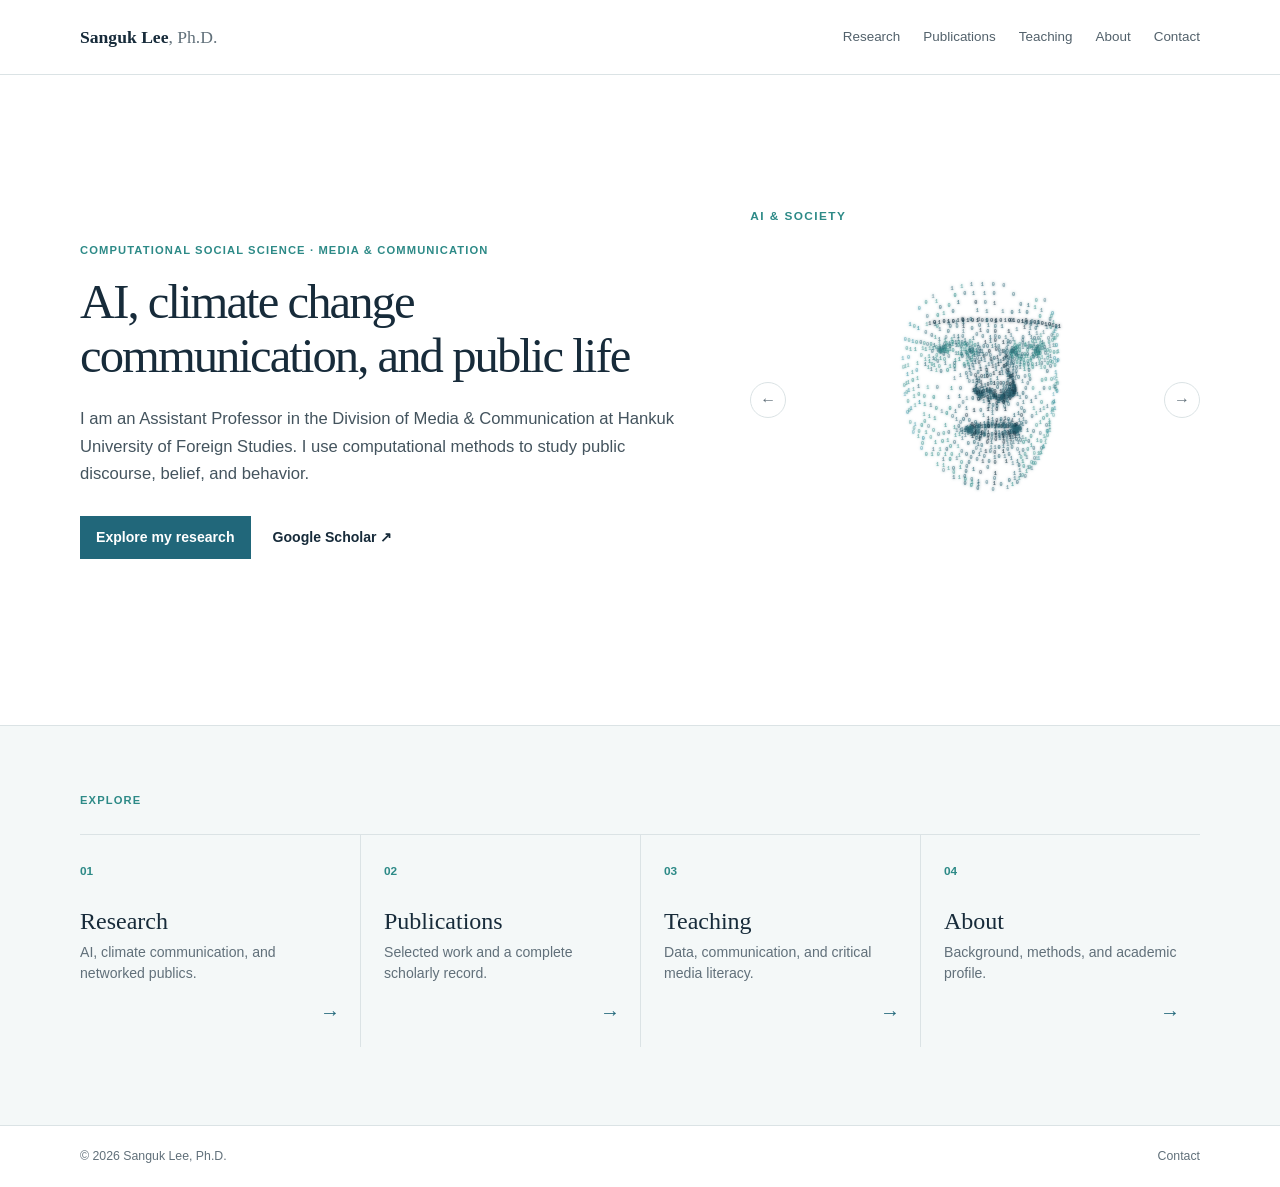
<file: index.html>
<!doctype html>
<html lang="en">
<head>
  <meta charset="UTF-8">
  <meta name="viewport" content="width=device-width, initial-scale=1.0">
  <meta name="description" content="Sanguk Lee is a computational social scientist researching AI, climate change communication, and public discourse.">
  <title>Sanguk Lee, Ph.D. | Computational Social Science</title>
  <link rel="stylesheet" href="style.css?v=20260727-headings-v1">
  <script src="particles.js?v=20260727-particles-v14" defer></script>
</head>
<body>
  <a class="skip-link" href="#main">Skip to content</a>
  <header class="site-header"><div class="shell nav"><a class="site-name" href="index.html">Sanguk Lee<span>, Ph.D.</span></a><nav aria-label="Primary navigation"><a href="research.html">Research</a><a href="publications.html">Publications</a><a href="teaching.html">Teaching</a><a href="about.html">About</a><a href="contact.html">Contact</a></nav></div></header>
  <main id="main">
    <section class="home-hero shell">
      <div class="home-copy"><p class="eyebrow">Computational social science · Media &amp; communication</p><h1>AI, climate change communication, and public life</h1><p>I am an Assistant Professor in the Division of Media &amp; Communication at Hankuk University of Foreign Studies. I use computational methods to study public discourse, belief, and behavior.</p><div class="hero-actions"><a class="button" href="research.html">Explore my research</a><a class="plain-link" href="https://scholar.google.com/citations?user=FVMBdAgAAAAJ&amp;hl=ko" target="_blank" rel="noopener noreferrer">Google Scholar ↗</a></div></div>
      <figure class="particle-stage" aria-labelledby="particle-heading">
        <div class="particle-meta">
          <p id="particle-heading" class="particle-heading" aria-live="polite">AI &amp; SOCIETY</p>
        </div>
        <div class="particle-controls" aria-label="Choose visualization">
          <button class="particle-nav-button particle-nav-previous" type="button" data-particle-step="-1" aria-label="Show previous visualization">←</button>
          <button class="particle-nav-button particle-nav-next" type="button" data-particle-step="1" aria-label="Show next visualization">→</button>
        </div>
        <canvas id="particle-canvas" role="img" aria-label="Interactive binary particles morphing among AI, climate change communication, and computational methods. Drag the visualization to rotate it."></canvas>
      </figure>
    </section>
    <section class="home-links"><div class="shell"><p class="section-label">Explore</p><div class="link-grid"><a href="research.html"><span>01</span><strong>Research</strong><p>AI, climate communication, and networked publics.</p><b>→</b></a><a href="publications.html"><span>02</span><strong>Publications</strong><p>Selected work and a complete scholarly record.</p><b>→</b></a><a href="teaching.html"><span>03</span><strong>Teaching</strong><p>Data, communication, and critical media literacy.</p><b>→</b></a><a href="about.html"><span>04</span><strong>About</strong><p>Background, methods, and academic profile.</p><b>→</b></a></div></div></section>
  </main>
  <footer><div class="shell footer-content"><span>© 2026 Sanguk Lee, Ph.D.</span><a href="contact.html">Contact</a></div></footer>
</body>
</html>
</file>
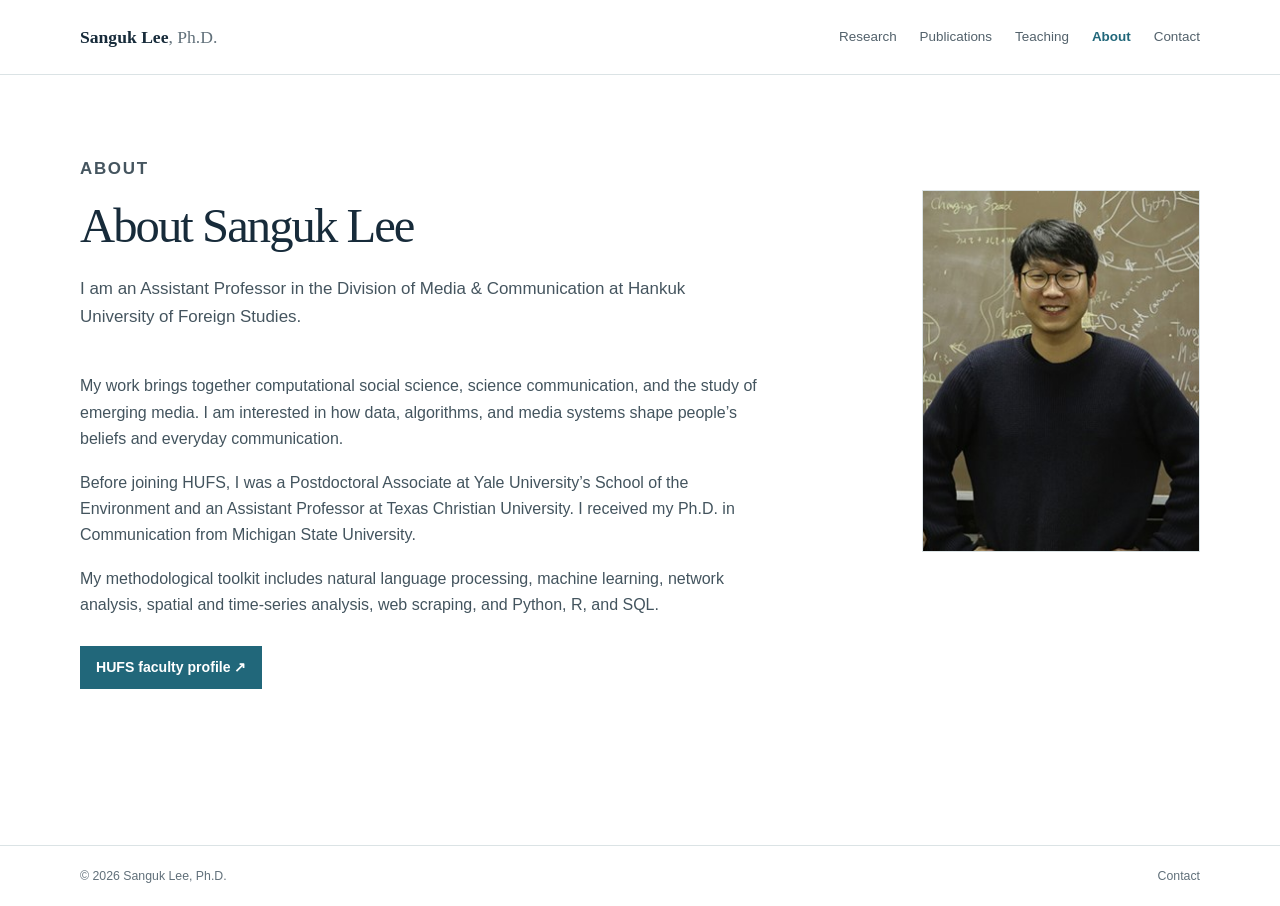
<file: about.html>
<!doctype html>
<html lang="en"><head><meta charset="UTF-8"><meta name="viewport" content="width=device-width, initial-scale=1.0"><meta name="description" content="Academic profile of Sanguk Lee, Assistant Professor at Hankuk University of Foreign Studies."><title>About | Sanguk Lee, Ph.D.</title><link rel="stylesheet" href="style.css?v=20260728-about-photo-v2"></head>
<body><a class="skip-link" href="#main">Skip to content</a><header class="site-header"><div class="shell nav"><a class="site-name" href="index.html">Sanguk Lee<span>, Ph.D.</span></a><nav aria-label="Primary navigation"><a href="research.html">Research</a><a href="publications.html">Publications</a><a href="teaching.html">Teaching</a><a aria-current="page" href="about.html">About</a><a href="contact.html">Contact</a></nav></div></header>
<main id="main" class="page shell"><div class="about-layout"><div class="about-copy"><div class="page-intro narrow"><p class="eyebrow">About</p><h1>About Sanguk Lee</h1><p>I am an Assistant Professor in the Division of Media &amp; Communication at Hankuk University of Foreign Studies.</p></div><div class="bio"><p>My work brings together computational social science, science communication, and the study of emerging media. I am interested in how data, algorithms, and media systems shape people’s beliefs and everyday communication.</p><p>Before joining HUFS, I was a Postdoctoral Associate at Yale University’s School of the Environment and an Assistant Professor at Texas Christian University. I received my Ph.D. in Communication from Michigan State University.</p><p>My methodological toolkit includes natural language processing, machine learning, network analysis, spatial and time-series analysis, web scraping, and Python, R, and SQL.</p><a class="button" href="https://commu.hufs.ac.kr/profl/commu/286/6232/artclView.do" target="_blank" rel="noopener noreferrer">HUFS faculty profile ↗</a></div></div><figure class="profile-portrait"><img src="images/sanguk-profile.jpg" width="278" height="363" alt="Portrait of Sanguk Lee standing in front of a chalkboard."></figure></div></main><footer><div class="shell footer-content"><span>© 2026 Sanguk Lee, Ph.D.</span><a href="contact.html">Contact</a></div></footer></body></html>
</file>
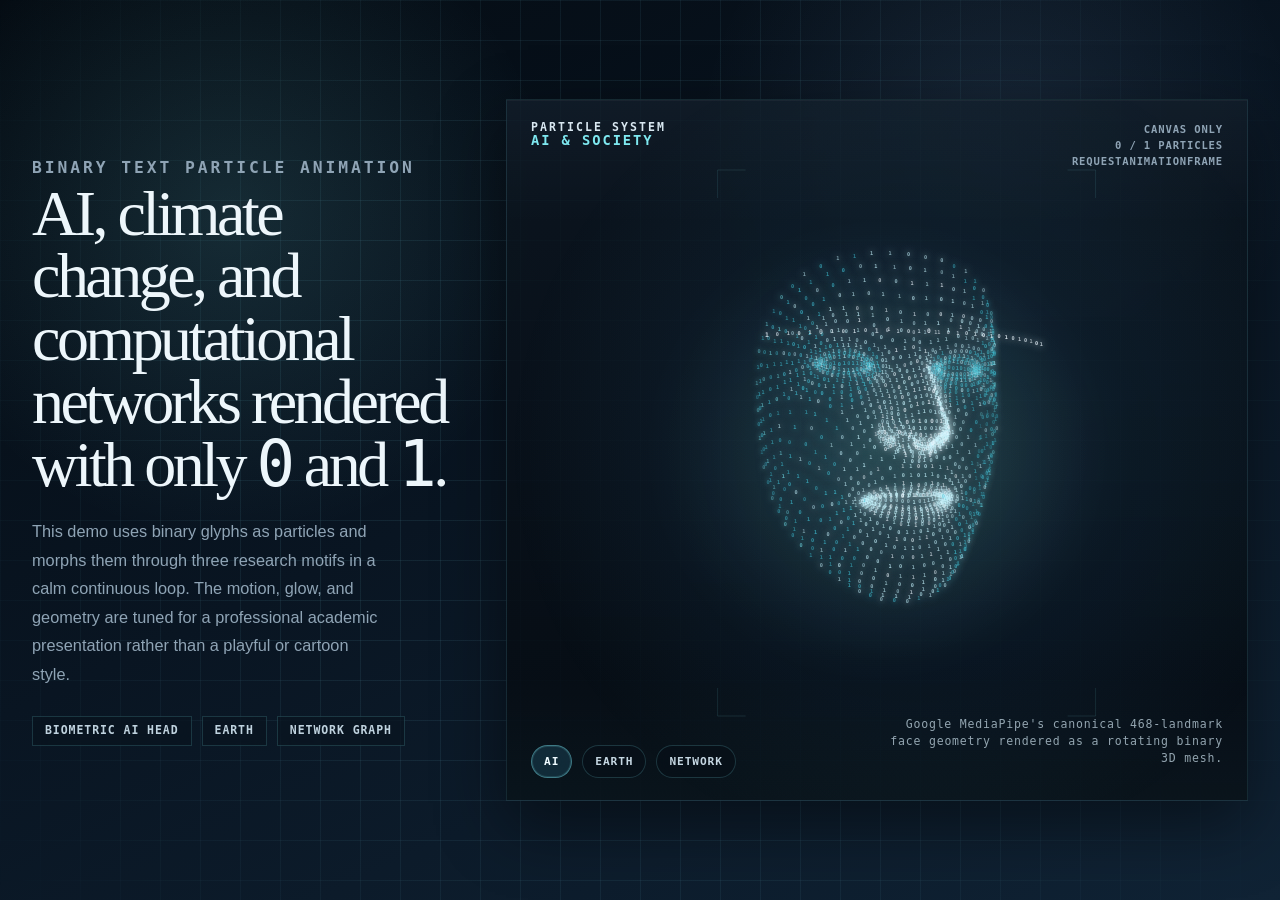
<file: binary-particle-demo.html>
<!doctype html>
<html lang="en">
<head>
  <meta charset="UTF-8">
  <meta name="viewport" content="width=device-width, initial-scale=1.0">
  <title>Binary Particle Research Animation</title>
  <style>
    :root {
      --bg-1: #040b12;
      --bg-2: #091522;
      --bg-3: #102335;
      --grid: rgba(117, 210, 226, 0.09);
      --line: rgba(117, 210, 226, 0.15);
      --text: #edf6fb;
      --muted: #8fa4b5;
      --accent: #7ee8f0;
      --accent-soft: #96c6ff;
      --mono: "SFMono-Regular", "Menlo", "Consolas", monospace;
      --serif: "Iowan Old Style", "Palatino Linotype", "Book Antiqua", Georgia, serif;
      --sans: Inter, "Helvetica Neue", Arial, sans-serif;
    }

    * {
      box-sizing: border-box;
    }

    html,
    body {
      height: 100%;
    }

    body {
      margin: 0;
      overflow: hidden;
      color: var(--text);
      font-family: var(--sans);
      background:
        radial-gradient(circle at 18% 24%, rgba(126, 232, 240, 0.13), transparent 26%),
        radial-gradient(circle at 78% 16%, rgba(150, 198, 255, 0.11), transparent 24%),
        linear-gradient(155deg, var(--bg-1) 0%, var(--bg-2) 48%, var(--bg-3) 100%);
    }

    body::before {
      content: "";
      position: fixed;
      inset: 0;
      background-image:
        linear-gradient(var(--grid) 1px, transparent 1px),
        linear-gradient(90deg, var(--grid) 1px, transparent 1px);
      background-size: 40px 40px;
      mask-image: radial-gradient(circle at center, black 48%, transparent 100%);
      pointer-events: none;
    }

    .shell {
      position: relative;
      z-index: 1;
      display: grid;
      grid-template-columns: minmax(300px, 430px) minmax(460px, 1fr);
      gap: 44px;
      align-items: center;
      width: min(1240px, calc(100% - 64px));
      min-height: 100%;
      margin: 0 auto;
      padding: 44px 0;
    }

    .copy {
      align-self: stretch;
      display: flex;
      flex-direction: column;
      justify-content: center;
      padding: 18px 0;
    }

    .eyebrow {
      margin: 0 0 18px;
      color: var(--accent);
      font: 700 0.72rem/1 var(--mono);
      letter-spacing: 0.18em;
      text-transform: uppercase;
    }

    h1 {
      margin: 0 0 20px;
      font: 500 clamp(2.8rem, 5vw, 5rem)/0.98 var(--serif);
      letter-spacing: -0.055em;
    }

    .copy p {
      max-width: 39ch;
      margin: 0;
      color: var(--muted);
      font-size: 1.02rem;
      line-height: 1.75;
    }

    .legend {
      display: flex;
      flex-wrap: wrap;
      gap: 10px;
      margin: 28px 0 0;
      padding: 0;
      list-style: none;
    }

    .legend li {
      padding: 8px 12px;
      border: 1px solid rgba(126, 232, 240, 0.16);
      color: #bfd2de;
      font: 600 0.72rem/1 var(--mono);
      letter-spacing: 0.08em;
      text-transform: uppercase;
      background: rgba(8, 18, 28, 0.5);
      backdrop-filter: blur(8px);
    }

    .stage {
      position: relative;
      min-height: 540px;
      height: min(78vh, 780px);
      overflow: hidden;
      border: 1px solid var(--line);
      background:
        radial-gradient(circle at 50% 50%, rgba(126, 232, 240, 0.08), transparent 42%),
        linear-gradient(180deg, rgba(12, 22, 32, 0.84), rgba(5, 11, 18, 0.92));
      box-shadow:
        0 24px 64px rgba(0, 0, 0, 0.44),
        inset 0 1px 0 rgba(255, 255, 255, 0.04);
    }

    .stage::before {
      content: "";
      position: absolute;
      inset: 0;
      background:
        linear-gradient(rgba(150, 198, 255, 0.035), transparent 18%, transparent 82%, rgba(126, 232, 240, 0.035)),
        radial-gradient(circle at center, rgba(126, 232, 240, 0.08), transparent 46%);
      pointer-events: none;
    }

    canvas {
      position: absolute;
      inset: 0;
      width: 100%;
      height: 100%;
      display: block;
    }

    .hud {
      position: absolute;
      inset: 22px 24px auto 24px;
      display: flex;
      justify-content: space-between;
      align-items: flex-start;
      pointer-events: none;
      z-index: 2;
    }

    .hud p {
      margin: 0;
    }

    .label {
      color: #d8e7f0;
      font: 700 0.72rem/1 var(--mono);
      letter-spacing: 0.18em;
      text-transform: uppercase;
    }

    .state {
      margin-top: 7px;
      color: var(--accent);
      font: 700 0.86rem/1 var(--mono);
      letter-spacing: 0.14em;
      text-transform: uppercase;
      transition: opacity 220ms ease;
    }

    .notes {
      text-align: right;
      color: var(--muted);
      font: 600 0.66rem/1.5 var(--mono);
      letter-spacing: 0.08em;
      text-transform: uppercase;
    }

    .footer-note {
      position: absolute;
      right: 24px;
      bottom: 22px;
      max-width: 48%;
      color: rgba(191, 210, 222, 0.76);
      font: 500 0.72rem/1.45 var(--mono);
      letter-spacing: 0.07em;
      text-align: right;
      pointer-events: none;
      z-index: 2;
    }

    .state-controls {
      position: absolute;
      left: 24px;
      bottom: 22px;
      z-index: 3;
      display: flex;
      gap: 10px;
      flex-wrap: wrap;
    }

    .state-button {
      appearance: none;
      border: 1px solid rgba(126, 232, 240, 0.18);
      background: rgba(7, 16, 24, 0.72);
      color: #c5d7e2;
      padding: 10px 12px;
      border-radius: 999px;
      font: 600 0.7rem/1 var(--mono);
      letter-spacing: 0.08em;
      text-transform: uppercase;
      cursor: pointer;
      transition: background 180ms ease, border-color 180ms ease, color 180ms ease, transform 180ms ease;
      backdrop-filter: blur(10px);
    }

    .state-button:hover {
      border-color: rgba(126, 232, 240, 0.36);
      color: var(--text);
      transform: translateY(-1px);
    }

    .state-button.is-active {
      border-color: rgba(126, 232, 240, 0.42);
      background: rgba(65, 163, 198, 0.18);
      color: #effbff;
      box-shadow: inset 0 0 0 1px rgba(126, 232, 240, 0.14);
    }

    @media (max-width: 980px) {
      body {
        overflow: auto;
      }

      .shell {
        grid-template-columns: 1fr;
        gap: 28px;
        width: min(100% - 36px, 860px);
        padding: 28px 0 40px;
      }

      .copy p {
        max-width: none;
      }

      .stage {
        min-height: 420px;
        height: min(70vh, 620px);
      }

      .footer-note {
        right: 18px;
        bottom: 76px;
        max-width: calc(100% - 36px);
      }
    }

    @media (prefers-reduced-motion: reduce) {
      .state {
        transition: none;
      }
    }
  </style>
</head>
<body>
  <main class="shell">
    <section class="copy" aria-labelledby="main-title">
      <p class="eyebrow">Binary Text Particle Animation</p>
      <h1 id="main-title">AI, climate change, and computational networks rendered with only <code>0</code> and <code>1</code>.</h1>
      <p>
        This demo uses binary glyphs as particles and morphs them through three
        research motifs in a calm continuous loop. The motion, glow, and geometry
        are tuned for a professional academic presentation rather than a playful
        or cartoon style.
      </p>
      <ul class="legend" aria-label="Animation states">
        <li>Biometric AI head</li>
        <li>Earth</li>
        <li>Network graph</li>
      </ul>
    </section>

    <section class="stage" aria-labelledby="state-label animation-description">
      <div class="hud">
        <div>
          <p class="label">Particle System</p>
          <p id="state-label" class="state">AI &amp; Society</p>
        </div>
        <div class="notes">
          <p>Canvas only</p>
          <p>0 / 1 particles</p>
          <p>requestAnimationFrame</p>
        </div>
      </div>

      <canvas id="particle-canvas" aria-hidden="true"></canvas>
      <div class="state-controls" aria-label="Animation state controls">
        <button class="state-button is-active" type="button" data-state="0">AI</button>
        <button class="state-button" type="button" data-state="1">Earth</button>
        <button class="state-button" type="button" data-state="2">Network</button>
      </div>
      <p id="animation-description" class="footer-note">Binary particles morph across three research motifs with layered depth and restrained motion.</p>
    </section>
  </main>

  <script>
    // Canvas-based binary particle morphing using only the characters 0 and 1.
    (() => {
      const canvas = document.getElementById("particle-canvas");
      const stateLabel = document.getElementById("state-label");
      const footerNote = document.getElementById("animation-description");
      const stateButtons = Array.from(document.querySelectorAll(".state-button"));
      if (!canvas || !stateLabel || !footerNote) return;

      const ctx = canvas.getContext("2d");
      const maskCanvas = document.createElement("canvas");
      const maskCtx = maskCanvas.getContext("2d", { willReadFrequently: true });
      const reduceMotion = window.matchMedia("(prefers-reduced-motion: reduce)").matches;

      const palette = {
        white: "#edf8ff",
        ice: "#c8f5ff",
        cyan: "#78eaf3",
        teal: "#43c8dc",
        blue: "#79bbff",
        green: "#9fe870"
      };

      // Quantized Google MediaPipe canonical 3D face mesh (468 vertices, 1,365 unique edges).
      // Source: google-ai-edge/mediapipe canonical_face_model.obj (Apache License 2.0).
      const FACE_VERTEX_DATA = "AACy8lwXAACZ+zQdAADX96oXMP67A+oZAAAx/qMdAABuAUscAACpCZ0WY+8SCtAMAACzD6UUAAAWEwkVAABGIIIRAACF8ekWAACy8MEVAABm8GMUAABC7h0VAAB27ZkVAABk7OEVAAAL658VAAD6588TAAAj+sgbYP5G+jAZUOQ7FWQAu/X0BwgPgvPCB9UOQfH3Bz4Oju53CVMMjPeOCAwPePOYDBQQjvWFDPwPX/FdDIQPv+/zC4gOOuyOB9gKJff+4iYRou5oCmUM0ePXCEkAWOkuCZwI4/Qv/VEROf3/8vUWov2r8EUVaPpT8ngVhfgl8aUTlft68EYU5PkN8OoSpvV07FwQVf66+8EcEP4k/hAde+sqDyMNSfnPA84Rt/lR/LYWjfmd/c0VYu1C/c8NIv4oAb0bafGcEcYRE+7OENAPeefXGZIFO/suEPITb/ccDKEP4fP/7gAQwOVL7S/5Vvvl+moWJv3G+ckWaPYJ77wQY/cv70IQhuzCEqgOyPkW+1EVq/WtEToTOPXtE5gTPPJGH5EOIOpTFqQKCPSmGbIRp+mfEA8LGueyEjgGX/2Y8WoWEfs08SoVO/mP8IkT7PtH+h4W7/YX76IQ9/eC7qkRl/dM78YPTfz1+3AZQ/o88P0RAPxq8D8T6/1n8BIU/vwx6HoTRP1U60gVYv2q7IYVif2p7UkVuf1a7twU//m57okSsPmE7s4SP/n17fYS0fgj7dgSwPbe8wQTiuLn+4H2AABE+ckZ3fjQ7i8RdvjE7pERq/0i+OoWgvpO+XkUav3l+OgW2vY8AsYQAfNpABIQQvlp/JkU8+s+HWQKRe6wGGMObfD1E3IRhvfA6mgRjPqUE8QUrfnHGTkTnfgsILMQnO+7CC8Nm+mEBYAJvPg0CQMPg+wDDAwM6fqIBd8S5vpf/RAZv+apA5oGdeuyA54LsO7SAsMNG/NeAyEPgvZrBMcP4/i8BYAQzf0ECb8VPufv/VkHLOqIDIAKDf9J+p8btflTAR8TweE9CSv4kfo7B2ERBvku/PISwe1oCgwMyvrk/tEXmeO19DT3wPgZCq4OZfxJABAad+wJ6GUHI+z148sCCeTU/Lj/LemA65wDQeVPDtUCk/a93xcQTP9m+a0ZyPdc/9YR+Oa8CBkGqvE4CTMOl/P2CMAObPcK7oARpedo+IAG8/qw2/4PdfOr3vIKG/DH4IUHAACRGaMTAABF26gQXPUMCcEOEPdfCXIOMvjBCWkODuhHDfcHEPdHC78OXPWSCyAPl/OUCyUPqvFwC4wOTvApC5sNfOILECD8TvC0CXENAAAm9iwXEPmE9V0UOvti+0AXJf0X9rcWAADHDHQU2e+r5HAKEPMT4jcN3vpA3l4Sy+iw54n9Mvi4CqAOe/zVBHoWAADD3RsT+/by3BkO1uR49n3/tfuV7gEUY/sc7kYUGPtM7XUU0/oN7FUU9vlF6ZYSXvio71ARuvfX78sRE/ct8OYR3vSu8YURYetB9y0LTfx0B00U3vohDIcQDPksCyoPy/j975cQxOpC8D4IAv1uDP0Sbfgq5qkRAAAjBHca+/0wBgQYAADABq0YIfvmADEWAAD64D0UAACx5CEUGvzt5HQTJ/P56tQO+Pbi+e4RiPUg6AAQB/H/+SoQbvQe91kR3e6F9TwOP/tm4WkT+vl3/1EU2vBm6O8M9PNm5eYOXfFo7o4OMuh688EFE+6H7acLSeab8EYAW/KE8yIQGPsiA7wUmvta/IsZXfqJ+xEXZfzv/VsbJfnJDegQt/WCDg0RxPKKDtUQFPBbDuwP8e2TDT4OzOvoCW8Kf+P7As//ne1zBiYMGPDFBZUNOvO/BZQOIPZRBhkPTfhDB3oP1PkyCPUPEOKhAnz2i/rE+v4Vi/yTAlkYAf04/KYbNP7K+oMaE/3U+44aLPvO+WgVff5++i4bwP64+W0ZmPn8CRgPGPujCWwQ+ftPCQgSY+/UCvMMTu5eCwwN0AG7A+oZnRASCtAMoAFG+jAZsBs7FWQARQr0BwgPfgzCB9UOvw73Bz4OchF3CVMMdAiOCAwPiAyYDBQQcgqFDPwPoQ5dDIQPQRDzC4gOxhOOB9gK2wj+4iYRXhFoCmUMLxzXCEkAqBYuCZwIHQsv/VERxwL/8vUWXgKr8EUVmAVT8ngVewcl8aUTawR68EYUHAYN8OoSWgp07FwQqwG6+8Ec8AEk/hAdhRQqDyMNtwbPA84RSQZR/LYWcwad/c0VnhJC/c8N3gEoAb0blw6cEcYR7RHOENAPhxjXGZIFxQQuEPITkQgcDKEPHwz/7gAQQBpL7S/[base64]/wxpABIQvgZp/JkUDRQ+HWQKuxGwGGMOkw/1E3IRegjA6mgRdAWUE8QUVAbHGTkTYwcsILMQZBC7CC8NZRaEBYAJRAc0CQMPfRMDDAwMFwWIBd8SGgVf/RAZQRmpA5oGixSyA54LUBHSAsMN5QxeAyEPfglrBMcPHQe8BYAQMwIECb8Vwhjv/VkH1BWIDIAK8wBJ+p8bSwZTAR8TPx49CSv4bwU7B2ER+gYu/PISPxJoCgwMNgXk/tEXZxy19DT3QAcZCq4OmwNJABAaiRMJ6GUH3RP148sC9xvU/Lj/0xaA65wDvxpPDtUCbQm93xcQtABm+a0ZOAhc/9YRCBm8CBkGVg44CTMOaQz2CMAOlAgK7oARWxho+IAGDQWw2/4Piwyr3vIK5Q/H4IUHpAoMCcEO8AhfCXIOzgfBCWkO8hdHDfcH8AhHC78OpAqSCyAPaQyUCyUPVg5wC4wOsg8pC5sNhB0LECD8sg+0CXEN8AaE9V0UxgRi+0AX2wIX9rcWJxCr5HAK8AwT4jcNIgVA3l4SNRew54n9zge4CqAOhQPVBHoWBQny3BkOKht49n3/SwSV7gEUnQQc7kYU6ARM7XUULQUN7FUUCgZF6ZYSogeo71ARRgjX78sR7Qgt8OYRIguu8YURnxRB9y0LswN0B00UIgUhDIcQ9AYsCyoPNQf975cQPBVC8D4I/gJuDP0Skwcq5qkRBQIwBgQY3wTmADEW5gPt5HQT2Qz56tQOCAni+e4ReAog6AAQ+Q7/+SoQkgse91kRIxGF9TwOwQRm4WkTBgZ3/1EUJg9m6O8MDAxm5eYOow5o7o4Ozhd688EF7RGH7acLtxmb8EYApQ2E8yIQ6AQiA7wUZgRa/IsZowWJ+xEXmwPv/Vsb2wbJDegQSQqCDg0RPA2KDtUQ7A9bDuwPDxKTDT4ONBToCW8KgRz7As//YxJzBiYM6A/FBZUNxgy/BZQO4AlRBhkPswdDB3oPLAYyCPUP8B2hAnz2dQXE+v4VdQOTAlkY/wI4/KYbzAHK+oMa7QLU+44a1ATO+WgVgwF++i4bQAG4+W0ZaAb8CRgP6ASjCWwQBwRPCQgSnRDUCvMMshFeCwwN";
      const FACE_EDGE_DATA = "mwCtAIUAmwCFAK0AIQD2AAcAIQAHAPYAfgGOAWoBjgFqAX4BBwHSAfkA0gH5AAcBNAGfAUQBnwE0AUQBTgBfAF8AvwBOAL8AZAGFAQgBhQEIAWQBIgB/ACIAogB/[base64]/[base64]/gB1Af0AdQH9AP4AFwAYABcAkAAYAJAA/[base64]/AD8AaQD6AMoBygHOAfoAzgEUAPIA7gDyABQA7gDNAc4BygHNAe4A8QDxAPIAFAFhASwBYQEUASwBLgBGAEYAfAAuAHwALAF/AWEBfwF8AJwARgCcACQBRQEkAUQBRAFFAV8AYAA+AF8APgBgACQBNAE+AE4AFAEbARQBJQEuAD8ALgA1ACUBLAE/AEYACAG/[base64]/[base64]/AUABQAFFAT8BRQFZAGAAWgBgAFkAWgAdAScBJwFQAR0BUAE3AGsAQQBrADcAQQAoAVABJwEoAUEAQgBCAGsAQAGTAZMBlAGzALQAWgCzAD8BkwFZALMASQFcAWQAdwBJAV0BZAB4ACUBTQE/AGgAJQEqAT8ARABDAcYBbgHGAUMBbgFdAIkAiQDqAF0A6gC/AcYB4wDqAA8AOwEPABAADwBVAA8APAE7ATwBVQBWAA8AVgAXAWYBZgGtAYEA0QAxAIEASwFmAWYAgQAOADwBDgAPAA4AVgAOAD0BPAE9AVYAVwAOAFcACQAdAQgACQAJADcAFQFdAS8AeAD8AP0A/[base64]/AX8A4wB/[base64]/wAHAf8AZwEZAIIAGQAhACEAggD5AP8ABwAZABIBEwESAbgBLADcACwALQC4AckBEgHJASwA7QDcAO0ALQF/[base64]/[base64]/wC+Af8ABQEZAB8AGQDiAP4AwgEYAOYA/QDCARcA5gD9AMMBFwDnAPwAwwEWAOcA/[base64]";
      // World Atlas 110m geometry derived from Natural Earth country boundaries.
      const EARTH_OUTLINE_DATA = "lEUp+UFFFPmwuYj5UEa5+VAPLP5QD/78wA/4+0MObPsuDVL8Agy+/HYLPv4CDNH+4guO/578xwr4+hkJWvleCJP6QQkF/H4KBNAkEw/OcRQ6zZgVScsnF0/JjBdGyvMaTc1rG2XPaBsQ0vUauNR9GjnW1hr62H0as9qZGs/aGByh3L8akt7eGvzfnRph3s4Zi9yYGJfb9hbk3eAV69/[base64]/MSY9KaHM/OExzi1aEdKtQSHY3SxB0y1f8dE9cCHB/YABtv1M8abNJfG/[base64]/IeBf3xWcXRcXXF8HDtxaowbUVkr9RFQTCRhYUwvcWu8DrFmm/oxcJwLIY6MAoGZC/LRkTwAIaZb+UGsHAeRu2w54bV8ZtG+u86hjHvZoYICI6EzYgyhFaH4sQ/RzqELgbgxAPGhUQORj+EN0VIxCCFFIQ4RMzEbgUrhEuEyASJxLnEtUTMRRMF78TuheYFKEaeRWuHOUUeR8TFGohaRPMGxIQlBu2D3Iadg8zGpgO0BhgD20XfhAUN/z+rTmg/VM6dfybOtf7DTnZ/H83bPzGO3L+IjvQ/qA7kv7wOcH9sDrX/YI7Uf6SPNP9cTyy/Vk21vzhNeX93DOJ/qczI/9WNLL/CTZW/90wVfxuMF/8oTTC/QsutwCFLQj/PizI/s0qff/nKoYAdSx6AAwungE7Mqn+NzHC/jwymgAKMqb/eDBcAEovJgAmMJT/HTAs/nUvN/4LL9f9ZS7o/ocvZQAuLxv89C+f/DIuvPy8LbL8LitQ/cEslfx1KgT95ims/UIpDf8SKFr+qSZoADklJAJQJ9IAoSiW/5fmouox5ZHqNekC89bpx/G855rwkOb274rmA+/85aHt/uQv7Ojjr+uf4+jsLuSC7vnjk+845K7xc+TA8zXlpfXJ5R73g+dP933pAPap6vL1dOoc9TDlSurW4lzr6eR86yTlC/iu5HrrueKW6wvjqu1V44zvSeMM8QHk7POf5KX3Agy+/CILyftOC9P6Dwpm+1cJu/uMCEj8DAhK/TYH7/xhBrT9wgS9/RMFIv7tBU7+2Aa2/xIH7QCbB/cB7AjXAQUKDgIbC60BCwxfAasLPABuCyP/PxBY/7UQqQEeE7EDPxN3BPATXQT8EhYCbBCk/4sNdgCGDeUBZg69AZEPgAHgDwb/mQk3A/oILwS1CPEEtgiZBVEJ0AdnDpgIyg4tB1sOXQbGDbgERg1lA+0MeASoDFQEhwvTA3MKswOWCXwDfAghBC8HPAP4BeYCdAW7A9gFhAR0BXgFNgb3BzIGJQnm40YHT+MeB7/jSwf947MHv+SJB/vkMgdE5CQHPCaLHyYkTh/YJnAerTiEHTs2vh0sOX4dGDiZHOASjh9zE2ofhRF7H08IjxXnFM8c3RkBHtgWBx34FKQbQxXDHIE4IhOBN/URTzdKFBYzfhAvM5ERvjTwEt4xcBNFMOIU8i4sFB0tdRO8KkETgCiREzcm7RNfJLkTICI6E40SyxA9ElcQKRGfEJsP+BC3DjgSJQ+vEhMPgROuDQEUqQxtFE4MxRRCDCgVawvYFakKcxZgC3MXvAvTGB0LtBqNDE8bog/jGaYNKRl3DzQZZREUGswRZRr8FOYa+BboGlkZCxtGGlEbWxxuHMccuRr7HEgaEB2XG2kd3ht9H1ocDSJYHcQlqB1vKTkeRSzGHTgr7BxmLr8cOzKIHEo04xvfNnUcbz6FG5BBLhukREwb5rvqGZi8LhnGupgZsLliGRFGmhg/Q88XaEBVF7I/8BXtPbAU6DwtFu8/4hc4Pf8XgjpOF2Y1VBU6N2gUdjWiESYznxCauskbEA31Ea0N3hE8DVQREA31ESbhdwqd4YUKnuFDCeXo4utK6JLragjYHmAFOh5cBR4fCQr9GhAI/xpLBkoaqQSpGE8E/hbzATUYbAbIGgALzxv+CAQfjwhkHxkIWB687Ucg2/dRIEv28x8D++wfnvgEH0H4uh3k97IcUfZBHAb25xsp9b8aiPHCGUbvfBgm7cYXCuvSGSHsURvE6qobMer+Gx3pgB0c5BUe5+TTHrDnxB9R7DQg7hoC7dgaxOx4Mbj8YwbW9GwHr/QTCKj1Gwkh9iIKWvZ/C1/3XwzC9iAM8/WHDI/1lAzF9EwLb/PVCczyFQiO8i4HqvLdBv/z9wq79EULQfTW2XsJS9rFB8HbPQe83DQIE94lCJfdPAct3QQHR9y9BincRwaI2xoGAto4BjDYAAez1vsHt9azCEDVFwpY1B8LhdNVDFfTnwv009oKwdSzCRfV6ggx1PMJStOaChvTcAt+6TL0N+s380HqbfK96iz2UOrL9mXp5/eK6ef4Wugb+uXnu/p85r77VeWz+3jkS/xD47b8gOPC/bPkUv7f5EcAnuXMAGXmTwA65/EAC+eSAUfoCAK+6IwBIul/AOrpvgBL6vIAFOvpANLroAEy7BYAde5l//bwjv5v8iL95fDm+njwWPiP7uH2EO1i9ZbrZ/OM6HL4EOWO+Rjl9vpP45z5f+Hy+2Pgx/2R4Gr+W+F9/o/i8f+/4wz/geSH/sLhJwBK4bEAuuGZAZTh0gLJ4WMDveJUBPnj3ATJ41cEnuNfA+TjuwKO5XMCsuViAZTh0gIY4YQDv+DzAijgAwOY3zYDm9+LAwvgfwPr4MEDyeFjAznfoQPB3rwDbt5CBA3fTASS3+cD893eBAPeFwVe3nwFx96vBTLfwwV337wFZd/aBFLfRgSu3W0FGd2iBYrdJQbf3TEGn941BkffBgZM3S4F9NyFBSXdNQbO3F4Fgt0rB4jdqAYg5IIEKuSSA67kwAQh5ikE1OcwBIHoXANa6K4C6uggA63pVQKg6U0BgepbAtbqPwHC68kB6wKaEloCExKjApcRyAH0ECIAohAh/2ISPv9yEwoB2BM4AlkTmwMqEMHgIv+Y4OT/T+YzB8rlPAf24fsGs+E5B2Xhywhx4hkIMOLLB0DhcAgN4NgIz96OCN3fDwmqCgn4TgoH+U8LvPlcDLn5vQxq+MYHU/Y2Cdz4YwbW9J4FJvecBPH4fgUy+REJKPlP+Z0FtPluBv36+gWF+/sEHvvRBLH55wTf+S8Fg/pjBXn5UAUP/P0Fq/0QCM4A3gerAZUGJgDVBSX/kQVF/uYEuv3+Awb99wO3/EMEb/zPBMH7wgQU/sEJmvmnB7sAZgJNABcE1wCqBGUBbQQQAVMDigXgBEsEOwXdAh4FjQEQBWMANgVZA20IigXgBCUFxAOXBLoCbAMkAk4CqgH4BeYC1wWlAUEG4wAPBegAxQPkAFID3QExAOUCAgBOBDz/1wEA/zYDtP9GBE/+wQNv/gYC/fy0AaT8hwLK/CwDyfz1A1P88QLl+0MDWPvtA9P6egM0+kAEkvqQBOH5egT9/LQBiPunAm37rgL1BmQB0AnuAhMFIv5VBHL+HwUN/5QFeADvA9f+tQNlAKIDdADvDHf7ygs4+mIJ9fqADYD7+Q3K+XYNS/rMD2j7aQ94+ZcNRvjhDf325QwY9n4Mu/WaBNX5VAVM+w0FgPxXC+T+4g2nDNQNTQxjDTIMtg3sDP4NAA0ODoUN/g0ADa4T3flWE1H5ZhJC9hIRy/ZWESn4XRGq+aMSTfo4E0z7eflQBfECUg23A5cOIwQLDlcEAQ3jA0IMPv2OC83+ZAxN/30NkwBNDgYDaQ7QA9EKBwSGCScPCg3YDusLpw14C4oUcgnnFS4KzBV7CZEV3wjSE/QJExSfCeoSJwt6Er4LWBBNDn0RhQ6+EUUNwhLlC10QLwy2FkcJOBd7CIcWtgf8FfwG7RSHBnwV0AcHFh4KUkHL+TxB5/kaKZMFCSpKBcEoGQRjJ+8EwiacA+YnbgIZJ4YCaiYLA+cmpQR+JvsFYSazB0wnnwc8KAQHOinABY8nSAhQKB0IYSnUBnYmLAQgJkoG7iTABhUkEwhaJN4IKyUoCgUmCguLJiAKxCakCB8o3wihKa4IRilyB6gqjwQMKeADxTJiEP0xow8jMhUPSjG/[base64]/[base64]/EjQLshFGCyQSrws7EgoL0BIjCr8S3wi0EtAILRNjCc8Tvgc6E+UGjRMNBtYTfwWyFOIGbRUsCQ8VVAZNEtYERRLhA1QSEAR6EhcFnBLSBSATmAbvEuYHBRLjBvMRogbMEq4H2xKgCOoSowqvEkQLixH9CRERxwhZEScIvhGsCAIWOQjjFX8JkxZ/CZMWGgpJF34F5RMXBUMTawJSE1cCQRTGAvkUVQN4FUYEGRX0CukQNApXEPcIJhDVCMIQOAqsDccJ1w1FCv4PiQmsDx8JTw8lCZ0OQAj3DhMIzA/UCBEQ4w1IDt8LKg54CjsPowxOEMUPBRD7CkIQLAreD4wH6Q+2B60QCwhaEHMHyBGkBqsRbgY0ETUHmBACBlARWAXEEf0FwREMBCgSCAPmEfsA+xNoAtgTefxcEGX9XBAS/XsPF/1+Doz88w6T/OwPVfzPEEL/9hALAKwPKf9TDpD9NQ6o/C8UC/2JFRRBhvchQAP4VD/o+yg/QPwoP0D8pD5U/Ck+1fxiPUL9Yj1C/TlE4O9CRCXxb0OD8oBEu/G8RUbxGUVZ8DpDAPARRK/v+UK47ohB6+1HQvzupDk674g47O9HMWrzui+48koubfLxLN7y/CwM9I0sU/WfLLr1ayzM9hotm/dsLhb4hS+x+GIwVfnlMET6ozGa+r0yrvrKM0X7fzRM+381LfvnNED6IzZv+S83mflVN/L6rDfV+xg4xPq/OPn5LzmY+Hg6RvdnO3L29zut9EM7GPOTOoHxKDnA8MM38vCGNuLxczU68kU1r/JzNELzpjFk8zMfpALEKhwHXSuyB7UvTQ8tL9sPcC7ODtwvbQ4eLwoNsS+nC1oulwk8LJ0I6ipbCPYu6QhlBSsS1gSJETgGZBA4B7EPqQYyD0sGOA9TBRcQygM0ERAG7w7bBLEO1QPSDzAD/w9WA08WDQQdFtUE6xUL/YkV2f4WFQf+yhVb/t8WyP7dFS8ArRSx/9YTvv2YE1r+bhSv+nEZfvcoGVv38Rn6ElUQSxNkD/QREBBKEGQQAC9DBfwvAgRKMOMDaDEHA/wwLgL6L+oCYDA4A1cxbgN7Lg4EuS/1BsIvjgUqMBcFJC+TBdQuZAbALzgHFjBdBCIxUQSeMEEEBjHABF0odQFwKHsAJCcTAoErDgHKLJEBZi1mAo4uHQLELOoBkgl2F2oIrxigBvwSGQc/E1cPOAbUEPYEQBBBBQsPqwUSN4IOCzUSDZAz8wyNMgINADXhDaQ22A/EOFYRrDY9EOo3YxFPNGwN9jPGDGEUGAZ/Ek8FkxH2BNUQfgW2EGMGNhHNBosSsAZCE7oKvRPlCakQjQa5D+EH2w5oCSkOYQqnDXgLA+8b4UjsWeBT7BLh1OeZ4K/nauBl4zXkj+QY5U/lG+Tq49fjB9jr42zarOMH2OvjZ9Ep4/TOTONJwHLhjMAI4Q66It/iu/vewr733vvFj94OxTrfo8MP4NnFWODJxAbhJML34ePExOHHxmviO8mt4sHL7OIEz+TiHdIV4yLU0eIJ17nic9gG40/Yj+Pg2kzjdt174y3gJ+M64hvjEuV743jlU+SZ5TrlMuYj5sTnxuZr6UnnU+jh5rznJeZZ5nXlj+ep5Czok+Ma57vibOQQ4ozi0OGJ4TnhGOR74K/o0t/e6/jfE/A44Nn0nuAU8vbg5PPI4af2OOKA+cniX/qB43L8JOTW/[base64]/OOIUQWjhyz6s4PM/0d9gQyTfyQy6DUYNsg0SDbYNSA2qDV/5jQgb+pQJ4PrNCir8LgyQ/bsNJ/+9DbAJJQxLCw8Mkww2DHMNEgugDKAL8Q1ZCfIEzwwKBwQMJQjHDLwJdgwdDQMDaBC6BLYQRQRXEiAD2hB6BDwRFQTmEnIENQx6AZEHhhFvB/cQVwh9EGoIiBBCCNMQ6ge5EJEHXBDo5zQE6ucNBA==";
      const EARTH_FILL_DATA = "+OSY6jjmmOq449jr+OTY67jo2Ou44xjt+OQY7bjjWO745FjueEFY7rhCWO6445jv+OSY7zjmmO/4Q5jvuOPY8Pjk2PA45tjweOfY8DhF2PC44xjy+OQY8jjmGPJ45xjyuOgY8jg2GPJ4NxjyuDgY8vg5GPL4Qxjy+ORY8zjmWPN451jzuOhY8/jpWPM461jz+AdY8zgJWPN4CljzeC1Y87guWPP4L1jz+DRY8zg2WPN4N1jzuDhY8/[base64]/jpGPc46xj3eOwY97jtGPf47hj3uAYY9/gHGPc4CRj3eAoY97gLGPf4DBj3+BEY93gtGPe4Lhj3+C8Y9zgxGPd4Mhj3uDMY9/[base64]/Y+jgT2Pq4M9j6+DTY+ng32Pp44hj8uOMY/PjkGPw45hj8eOcY/LjoGPz46Rj8OOsY/HjsGPy47Rj8+O4Y/DjwGPx48Rj8eAUY/LgGGPz4Bxj8OAkY/HgKGPy4Cxj8+AwY/DgOGPx4Dxj8+DkY/DjhWP144lj9uONY/fjkWP045lj9eOdY/bjoWP346Vj9OOtY/XjsWP247Vj9+O5Y/TjwWP148Vj9eAVY/bgGWP34B1j9OAlY/XgKWP24C1j9+AxY/TgOWP24KVj9ODZY/Xg3WP24OFj9OOGY/njimP6445j++OSY/jjmmP5455j+uOiY/vjpmP4465j+eOyY/rjtmP747pj+OPCY/jgEmP54BZj+uAaY/vgHmP44CZj+eAqY/rgLmP74DJj+OA6Y/ngPmP54KJj+uC6Y/vg0mP44Npj+eDeY/jjh2P944tj/uOPY//jk2P845tj/eOfY/7jo2P/46dj/OOvY/3js2P84BNj/eAXY/7gG2P/4B9j/OAnY/3gK2P+4C9j/+AzY/zgO2P94D9j/OCfY//gq2P84LNj/eC3Y/7gz2P944hgBuOMYAfjkGAE45hgBeOcYAbjoGAH46RgBOOsYATgEGAF4BRgBuAYYAfgHGAE4CRgBeAoYAbgLGAH4DBgBOA4YAXgPGAG4EBgB+BEYATgsGAF4LRgBeOJYArjjWAL45FgCOOZYAnjnWAK46FgCuPxYAvj9WAI4/1gCeABYAvgCWAI4BFgCeAVYArgGWAL4B1gCOAlYAngKWAK4C1gC+AxYAjgOWAJ4D1gCuBBYAvgRWAI4J1gCeC1YAjjhmAN44pgDuOOYA/jkmAM45pgDeOeYA3j7mAO4/JgD+P2YAzj/mAN4AJgDuAGYA/gCmAM4BJgDeAWYA7gGmAP4B5gDOAmYA3gKmAO4C5gD+AyYAzgOmAN4D5gDuBCYA/gRmAM4E5gDeB6YAzgxmAO43tgEOPrYBHj72AS4/NgE+P3YBDj/2AR4ANgEuAHYBPgC2AQ4BNgEeAXYBLgG2AT4B9gEOAnYBHgK2AS4C9gE+AzYBDgO2AR4D9gEuBDYBHge2AR4KNgEuCnYBDjcGAZ43RgGuN4YBjj6GAZ4+xgGuPwYBvj9GAY4/xgGeAAYBrgBGAb4AhgGOAQYBngFGAa4BhgG+AcYBjgJGAZ4ChgGuAsYBvgMGAY4DhgGeA8YBrgQGAb4ERgGOBMYBjgdGAZ4HhgGOCcYBngoGAa4KRgGeNhYB7jZWAc43FgHeN1YB7jjWAf45FgHOPpYB3j7WAe4/FgH+P1YBzj/WAd4AFgHuAFYB/gCWAc4BFgHeAVYB7gGWAf4B1gHOAlYB3gKWAe4C1gH+AxYBzgOWAe4EFgH+BFYBzgTWAd4FFgHuBVYBzgdWAd4HlgHuB9YB/ggWAe4JFgH+CVYBzgnWAd4KFgH+CpYBzjXmAh42JgIuNmYCDjhmAg4+pgIePuYCLj8mAj4/[base64]/NgJ+P3YCTj/2Al4ANgJuAHYCfgC2Ak4BNgJeAXYCbgG2An4B9gJOAnYCXgK2Am4C9gJ+AzYCXgP2Am4ENgJ+BHYCTgT2Am4FdgJOBjYCbga2An4G9gJOB3YCXge2Am4H9gJ+CDYCTgi2Al4I9gJuCTYCfgl2Ak4J9gJeCjYCbgp2An4KtgJOCzYCXgt2Al40xgLuNQYC/jVGAs41xgLeNgYC7jZGAv43xgLuPwYC/j9GAs4/xgLeAAYC7gBGAv4AhgLOAQYC3gFGAu4BhgL+AcYCzgJGAt4ChgLuAsYC/gMGAs4DhgLeA8YC7gQGAv4ERgLeBQYC7gVGAv4FhgLOBgYC3gZGAu4GhgL+BsYCzgdGAt4HhgLuB8YC/ggGAs4IhgLeCMYC7gkGAv4JRgLOCcYC3goGAu4KRgL+CoYCzgsGAt4LRgLuC4YC3jTWAy41FgM+NVYDDjXWAx42FgMuNlYDPjaWAw43FgMeN1YDLjeWAz431gMuPxYDPj9WAw4/[base64]/[base64]/NgO+P3YDjj/[base64]/[base64]/[base64]/ja2BM43NgTeN3YE7je2BP439gTOOHYE3ji2BO449gT+OTYEzjm2BN459gTuOjYE/jp2BM4/9gTuAHYE/gC2BM4BNgTeAXYE7gG2BP4B9gTOAnYE3gK2BO4C9gT+AzYEzgT2BN4FNgT+BbYEzgY2BN4GdgTuBrYE/gb2BM4HdgTeB7YE7gf2BM4J9gTuC7YE/gv2BM4MdgT+MsYFTjNGBV4zhgVuM8YFfjQGBU40hgVeNMYFbjUGBX41RgVONcYFXjYGBW42RgV+NoYFTjcGBV43RgVuN4YFTjhGBV44hgVuOMYFfjkGBU45hgVeOcYFbjoGBW4/BgVOP8YFTgEGBW4BhgV+AcYFTgJGBV4ChgVuAsYFTgYGBV4GRgVuBoYFfgbGBX4y1gWOM1YFnjOWBa4z1gW+NBYFjjSWBZ401gWuNRYFvjVWBY411gWeNhYFrjZWBb42lgWeOJYFrjjWBb45FgWOOZYFnjnWBb4/VgWeAVYFngKWBa4wJgX+MGYFzjDmBd4xJgXuMWYFzjImBd4yZgXuMqYF/jLmBc4zZgXeM6YF7jPmBf40JgXONKYF3jTmBe41JgX+NWYFzjXmBd42JgXuNmYF/jamBd44pgXuOOYF/jumBf4ApgXOASYF3gFmBe4BpgXOAmYF/[base64]/jGWBs4zVgbeM5YG3jTWBu41Fgb+NVYGzjXWBt42FgbuNlYG/jaWBv431gbeOJYG7jjWBv45FgbOOtYG3jsWBu47Vgb+O5YGzjwWBt48VgbuPJYG/jzWBs49VgbePZYG/[base64]/46RgfOOsYH3jsGB+47Rgf+O4YHzjwGB948RgfuPIYH/jzGB849RgfePYYH7j3GB84BBgfeAUYH7gGGB/4BxgfOAkYH7gkGB/4JRgf";

      function decodeBase64Bytes(encoded) {
        const binary = window.atob(encoded);
        const bytes = new Uint8Array(binary.length);
        for (let i = 0; i < binary.length; i += 1) {
          bytes[i] = binary.charCodeAt(i);
        }
        return bytes;
      }

      function decodeCanonicalFaceVertices() {
        const bytes = decodeBase64Bytes(FACE_VERTEX_DATA);
        const view = new DataView(bytes.buffer);
        const vertices = [];
        for (let offset = 0; offset < bytes.length; offset += 6) {
          vertices.push([
            view.getInt16(offset, true) / 1000,
            view.getInt16(offset + 2, true) / 1000,
            view.getInt16(offset + 4, true) / 1000
          ]);
        }
        return vertices;
      }

      function decodeCanonicalFaceEdges() {
        const bytes = decodeBase64Bytes(FACE_EDGE_DATA);
        const view = new DataView(bytes.buffer);
        const edges = [];
        for (let offset = 0; offset < bytes.length; offset += 4) {
          edges.push([
            view.getUint16(offset, true),
            view.getUint16(offset + 2, true)
          ]);
        }
        return edges;
      }

      function decodeLonLatPoints(encoded) {
        const bytes = decodeBase64Bytes(encoded);
        const view = new DataView(bytes.buffer);
        const points = [];
        for (let offset = 0; offset < bytes.length; offset += 4) {
          points.push([
            view.getInt16(offset, true) / 100,
            view.getInt16(offset + 2, true) / 100
          ]);
        }
        return points;
      }

      const canonicalFaceVertices = decodeCanonicalFaceVertices();
      const canonicalFaceEdges = decodeCanonicalFaceEdges();
      const earthOutlinePoints = decodeLonLatPoints(EARTH_OUTLINE_DATA);
      const earthFillPoints = decodeLonLatPoints(EARTH_FILL_DATA);

      const states = [
        {
          name: "AI & Society",
          note: "Google MediaPipe's canonical 468-landmark face geometry rendered as a rotating binary 3D mesh.",
          maxPoints: 3000,
          draw: drawMediaPipeAiState
        },
        {
          name: "Climate Change",
          note: "A rotating geographic globe built from Natural Earth boundaries, land samples, and an atmospheric shell.",
          maxPoints: 3800,
          draw: drawGeographicEarthState
        },
        {
          name: "Computational Networks",
          note: "A distributed 3D social network with seven hubs, layered local ties, and selective cross-group bridges.",
          maxPoints: 3600,
          draw: drawCommunityNetworkState
        }
      ];

      const particles = [];
      let width = 0;
      let height = 0;
      let ratio = 1;
      let targets = [];
      let stateIndex = 0;
      let animationFrame = 0;
      let cycleTimer = 0;
      let resizeTimer = 0;
      let transitionStamp = 0;

      function random(min, max) {
        return min + Math.random() * (max - min);
      }

      function clamp(value, min, max) {
        return Math.max(min, Math.min(max, value));
      }

      function setCanvasSize() {
        const rect = canvas.getBoundingClientRect();
        width = rect.width;
        height = rect.height;
        ratio = Math.min(window.devicePixelRatio || 1, 2);

        canvas.width = Math.round(width * ratio);
        canvas.height = Math.round(height * ratio);
        ctx.setTransform(ratio, 0, 0, ratio, 0, 0);

        maskCanvas.width = Math.max(1, Math.round(width));
        maskCanvas.height = Math.max(1, Math.round(height));
      }

      function resetMask() {
        maskCtx.setTransform(1, 0, 0, 1, 0, 0);
        maskCtx.clearRect(0, 0, width, height);
        maskCtx.lineCap = "round";
        maskCtx.lineJoin = "round";
        maskCtx.fillStyle = "#ffffff";
        maskCtx.strokeStyle = "#ffffff";
      }

      function collectMaskPoints(options = {}) {
        const {
          step = 8,
          threshold = 20,
          jitter = 0.6,
          color = palette.white,
          size = 1,
          depth = 1,
          charPattern = "alternate",
          limit = Infinity
        } = options;
        const data = maskCtx.getImageData(0, 0, maskCanvas.width, maskCanvas.height).data;
        const points = [];

        for (let y = step; y < height - step; y += step) {
          for (let x = step; x < width - step; x += step) {
            const alpha = data[(Math.floor(y) * maskCanvas.width + Math.floor(x)) * 4 + 3];
            if (alpha > threshold) {
              const patternIndex = Math.round(x / step) + Math.round(y / step);
              let char = "0";
              if (charPattern === "alternate") {
                char = patternIndex % 2 === 0 ? "0" : "1";
              } else if (charPattern === "vertical") {
                char = Math.round(y / step) % 2 === 0 ? "1" : "0";
              } else if (charPattern === "horizontal") {
                char = Math.round(x / step) % 2 === 0 ? "1" : "0";
              } else if (charPattern === "ones") {
                char = "1";
              } else if (charPattern === "zeros") {
                char = "0";
              }

              points.push({
                x: x + random(-jitter, jitter),
                y: y + random(-jitter, jitter),
                color,
                size,
                depth,
                char
              });

              if (points.length >= limit) {
                return points;
              }
            }
          }
        }

        return points;
      }

      function layer(draw, options) {
        resetMask();
        draw();
        return collectMaskPoints(options);
      }

      function shuffle(points) {
        for (let i = points.length - 1; i > 0; i -= 1) {
          const j = Math.floor(Math.random() * (i + 1));
          [points[i], points[j]] = [points[j], points[i]];
        }
        return points;
      }

      function landmarkFaceWidth(y) {
        const profile = [
          [-166, 54],
          [-136, 91],
          [-96, 108],
          [-48, 114],
          [0, 112],
          [42, 104],
          [82, 88],
          [116, 62],
          [142, 28]
        ];

        if (y <= profile[0][0]) return profile[0][1];
        if (y >= profile[profile.length - 1][0]) return profile[profile.length - 1][1];

        for (let i = 0; i < profile.length - 1; i += 1) {
          const [y1, width1] = profile[i];
          const [y2, width2] = profile[i + 1];
          if (y >= y1 && y <= y2) {
            const t = (y - y1) / (y2 - y1);
            const smooth = t * t * (3 - 2 * t);
            return width1 + (width2 - width1) * smooth;
          }
        }

        return 0;
      }

      function landmarkSurfaceDepth(x, y) {
        const halfWidth = landmarkFaceWidth(y);
        if (halfWidth <= 0 || Math.abs(x) > halfWidth) return null;

        const normalizedX = x / halfWidth;
        let z = 38 * Math.sqrt(Math.max(0, 1 - normalizedX * normalizedX));
        z += Math.exp(-(x * x) / 150) * Math.exp(-((y - 2) ** 2) / 3800) * 30;
        z += Math.exp(-(x * x) / 130) * Math.exp(-((y - 30) ** 2) / 250) * 22;
        z -= Math.exp(-((Math.abs(x) - 43) ** 2) / 300) * Math.exp(-((y + 33) ** 2) / 220) * 9;
        return z;
      }

      function samplePolyline3D(vertices, spacing, callback) {
        for (let segment = 0; segment < vertices.length - 1; segment += 1) {
          const a = vertices[segment];
          const b = vertices[segment + 1];
          const distance = Math.hypot(b.x - a.x, b.y - a.y);
          const steps = Math.max(1, Math.ceil(distance / spacing));

          for (let i = segment === 0 ? 0 : 1; i <= steps; i += 1) {
            const t = i / steps;
            callback(
              a.x + (b.x - a.x) * t,
              a.y + (b.y - a.y) * t,
              (a.z || 0) + ((b.z || 0) - (a.z || 0)) * t,
              segment + t
            );
          }
        }
      }

      function wrapLongitudeDelta(a, b) {
        let d = a - b;
        while (d > 180) d -= 360;
        while (d < -180) d += 360;
        return d;
      }

      function geoOval(lon, lat, centerLon, centerLat, rx, ry) {
        const dx = wrapLongitudeDelta(lon, centerLon) / rx;
        const dy = (lat - centerLat) / ry;
        return dx * dx + dy * dy <= 1;
      }

      function isAmericasLand(lon, lat) {
        return (
          geoOval(lon, lat, -105, 50, 34, 22) ||
          geoOval(lon, lat, -95, 27, 26, 15) ||
          geoOval(lon, lat, -74, 18, 10, 7) ||
          geoOval(lon, lat, -43, 72, 18, 10) ||
          geoOval(lon, lat, -63, -14, 24, 34) ||
          geoOval(lon, lat, -74, -40, 10, 20)
        );
      }

      function drawMediaPipeAiState() {
        const scale = Math.min(width, height) / 36;
        const depthScale = scale * 1.12;
        const cx = width * 0.54;
        const cy = height * 0.47;
        const centerY = -0.676;
        const centerZ = 4.159;
        const points = [];
        let glyphIndex = 0;

        function addFacePoint(x3, y3, z3, options = {}) {
          const {
            color = palette.cyan,
            size = 0.72,
            feature = "faceEdge",
            scan = false,
            scanU = 0
          } = options;

          points.push({
            x: cx + x3,
            y: cy + y3,
            color,
            size,
            depth: 1,
            char: glyphIndex++ % 2 === 0 ? "0" : "1",
            model: "mediapipeFace",
            anchorX: cx,
            anchorY: cy,
            x3,
            y3,
            z3,
            modelScale: scale,
            feature,
            scan,
            scanU,
            visibility: 1
          });
        }

        canonicalFaceVertices.forEach(([x, y, z], index) => {
          const normalizedDepth = clamp((z + 2.436) / 10.023, 0, 1);
          const color = normalizedDepth > 0.72
            ? palette.white
            : normalizedDepth > 0.42
              ? palette.ice
              : palette.cyan;
          addFacePoint(
            x * scale,
            -(y - centerY) * scale,
            (z - centerZ) * depthScale,
            {
              color,
              size: normalizedDepth > 0.72 ? 0.9 : 0.72,
              feature: "faceVertex"
            }
          );
        });

        canonicalFaceEdges.forEach(([aIndex, bIndex]) => {
          const a = canonicalFaceVertices[aIndex];
          const b = canonicalFaceVertices[bIndex];
          if (!a || !b) return;
          const x = (a[0] + b[0]) * 0.5;
          const y = (a[1] + b[1]) * 0.5;
          const z = (a[2] + b[2]) * 0.5;
          const normalizedDepth = clamp((z + 2.436) / 10.023, 0, 1);
          addFacePoint(
            x * scale,
            -(y - centerY) * scale,
            (z - centerZ) * depthScale,
            {
              color: normalizedDepth > 0.66 ? palette.ice : palette.teal,
              size: 0.56,
              feature: "faceEdge"
            }
          );
        });

        for (let i = 0; i <= 30; i += 1) {
          addFacePoint(0, 0, 0, {
            color: palette.white,
            size: i % 5 === 0 ? 0.92 : 0.66,
            feature: "scanner",
            scan: true,
            scanU: -0.96 + (i / 30) * 1.92
          });
        }

        return points;
      }

      function drawAiState() {
        const scale = Math.min(width, height) / 720;
        const cx = width * 0.54;
        const cy = height * 0.47;
        const points = [];
        let glyphIndex = 0;

        function addGlyph(x, y, z, options = {}) {
          const {
            color = palette.cyan,
            size = 0.8,
            feature = "mesh",
            scan = false,
            scanU = 0
          } = options;

          points.push({
            x: cx + x * scale,
            y: cy + y * scale,
            color,
            size,
            depth: 1,
            char: glyphIndex++ % 2 === 0 ? "0" : "1",
            model: "biometricHead",
            anchorX: cx,
            anchorY: cy,
            x3: x * scale,
            y3: y * scale,
            z3: z * scale,
            modelScale: scale,
            feature,
            scan,
            scanU,
            visibility: 1
          });
        }

        function addPath(vertices, options = {}, closed = false) {
          const path = closed ? [...vertices, vertices[0]] : vertices;
          samplePolyline3D(path, options.spacing || 7, (x, y, z) => addGlyph(x, y, z, options));
        }

        function point(x, y, z, feature = "mesh") {
          return { x, y, z, feature };
        }

        const n = {
          crown: point(0, -160, 10, "contour"),
          crownL1: point(-34, -157, 10, "contour"),
          crownL2: point(-67, -145, 9, "contour"),
          templeUpperL: point(-94, -120, 7, "contour"),
          templeL: point(-109, -88, 5, "contour"),
          earTopL: point(-114, -48, 3, "contour"),
          earMidL: point(-115, -8, 2, "contour"),
          earBottomL: point(-108, 30, 4, "contour"),
          jawL1: point(-98, 65, 7, "contour"),
          jawL2: point(-82, 89, 10, "contour"),
          jawL3: point(-61, 111, 13, "contour"),
          jawL4: point(-34, 128, 16, "contour"),
          chin: point(0, 136, 20, "contour"),
          jawR4: point(34, 128, 16, "contour"),
          jawR3: point(61, 111, 13, "contour"),
          jawR2: point(82, 89, 10, "contour"),
          jawR1: point(98, 65, 7, "contour"),
          earBottomR: point(108, 30, 4, "contour"),
          earMidR: point(115, -8, 2, "contour"),
          earTopR: point(114, -48, 3, "contour"),
          templeR: point(109, -88, 5, "contour"),
          templeUpperR: point(94, -120, 7, "contour"),
          crownR2: point(67, -145, 9, "contour"),
          crownR1: point(34, -157, 10, "contour"),

          foreheadL2: point(-68, -114, 18),
          foreheadL1: point(-34, -121, 28),
          foreheadC: point(0, -123, 34),
          foreheadR1: point(34, -121, 28),
          foreheadR2: point(68, -114, 18),

          browLO: point(-78, -68, 27, "brow"),
          browLM: point(-53, -78, 37, "brow"),
          browLI: point(-20, -69, 47, "brow"),
          browRI: point(20, -69, 47, "brow"),
          browRM: point(53, -78, 37, "brow"),
          browRO: point(78, -68, 27, "brow"),

          eyeLO: point(-76, -39, 27, "eye"),
          eyeLT: point(-54, -51, 37, "eye"),
          eyeLI: point(-24, -40, 50, "eye"),
          eyeLB: point(-53, -29, 35, "eye"),
          eyeRI: point(24, -40, 50, "eye"),
          eyeRT: point(54, -51, 37, "eye"),
          eyeRO: point(76, -39, 27, "eye"),
          eyeRB: point(53, -29, 35, "eye"),

          noseTop: point(0, -66, 58, "nose"),
          noseMid: point(0, -24, 70, "nose"),
          noseLow: point(0, 14, 80, "nose"),
          noseTip: point(0, 38, 88, "nose"),
          noseWingL: point(-25, 43, 61, "nose"),
          nostrilL: point(-12, 48, 72, "nose"),
          nostrilR: point(12, 48, 72, "nose"),
          noseWingR: point(25, 43, 61, "nose"),

          underEyeL: point(-50, -6, 34),
          underEyeR: point(50, -6, 34),
          cheekOuterL: point(-87, 28, 18),
          cheekL: point(-58, 42, 36),
          cheekR: point(58, 42, 36),
          cheekOuterR: point(87, 28, 18),
          lowerCheekL: point(-69, 76, 28),
          lowerCheekR: point(69, 76, 28),

          philtrum: point(0, 67, 61, "mouth"),
          mouthL: point(-41, 84, 38, "mouth"),
          upperLipL: point(-21, 80, 51, "mouth"),
          cupid: point(0, 84, 58, "mouth"),
          upperLipR: point(21, 80, 51, "mouth"),
          mouthR: point(41, 84, 38, "mouth"),
          lowerLipR: point(22, 95, 48, "mouth"),
          lowerLipC: point(0, 98, 53, "mouth"),
          lowerLipL: point(-22, 95, 48, "mouth"),
          innerL: point(-22, 87, 52, "mouth"),
          innerC: point(0, 89, 56, "mouth"),
          innerR: point(22, 87, 52, "mouth")
        };

        const frontOutline = [
          n.crown, n.crownL1, n.crownL2, n.templeUpperL, n.templeL, n.earTopL,
          n.earMidL, n.earBottomL, n.jawL1, n.jawL2, n.jawL3, n.jawL4,
          n.chin, n.jawR4, n.jawR3, n.jawR2, n.jawR1, n.earBottomR,
          n.earMidR, n.earTopR, n.templeR, n.templeUpperR, n.crownR2,
          n.crownR1, n.crown
        ];
        addPath(frontOutline, { spacing: 5.5, color: palette.white, size: 1.02, feature: "contour" });

        const rearOutline = frontOutline.map((vertex) => point(
          vertex.x * 0.88,
          vertex.y + 2,
          -48,
          "rearShell"
        ));
        addPath(rearOutline, {
          spacing: 7,
          color: palette.teal,
          size: 0.58,
          feature: "rearShell"
        });

        [0, 3, 5, 8, 12, 16, 19, 21].forEach((outlineIndex) => {
          addPath([frontOutline[outlineIndex], rearOutline[outlineIndex]], {
            spacing: 8,
            color: palette.teal,
            size: 0.58,
            feature: "depthConnector"
          });
        });

        const featurePaths = [
          [[n.browLO, n.browLM, n.browLI], { color: palette.ice, size: 0.92, feature: "brow" }],
          [[n.browRI, n.browRM, n.browRO], { color: palette.ice, size: 0.92, feature: "brow" }],
          [[n.eyeLO, n.eyeLT, n.eyeLI, n.eyeLB], { color: palette.white, size: 1.04, feature: "eye" }, true],
          [[n.eyeRI, n.eyeRT, n.eyeRO, n.eyeRB], { color: palette.white, size: 1.04, feature: "eye" }, true],
          [[n.noseTop, n.noseMid, n.noseLow, n.noseTip], { color: palette.white, size: 1, feature: "nose" }],
          [[n.noseWingL, n.nostrilL, n.noseTip, n.nostrilR, n.noseWingR], { color: palette.ice, size: 0.96, feature: "nose" }],
          [[n.mouthL, n.upperLipL, n.cupid, n.upperLipR, n.mouthR, n.lowerLipR, n.lowerLipC, n.lowerLipL], { color: palette.white, size: 0.98, feature: "mouth" }, true],
          [[n.innerL, n.innerC, n.innerR], { color: palette.ice, size: 0.86, feature: "mouth" }]
        ];
        featurePaths.forEach(([vertices, options, closed = false]) => addPath(vertices, options, closed));

        const meshPaths = [
          [n.templeUpperL, n.foreheadL2, n.foreheadL1, n.foreheadC, n.foreheadR1, n.foreheadR2, n.templeUpperR],
          [n.crownL2, n.foreheadL2, n.browLO, n.eyeLO, n.cheekOuterL, n.jawL1, n.jawL3],
          [n.crownL1, n.foreheadL1, n.browLM, n.eyeLT, n.underEyeL, n.cheekL, n.lowerCheekL, n.jawL4],
          [n.crown, n.foreheadC, n.noseTop, n.noseMid, n.noseLow, n.noseTip, n.philtrum, n.cupid, n.lowerLipC, n.chin],
          [n.crownR1, n.foreheadR1, n.browRM, n.eyeRT, n.underEyeR, n.cheekR, n.lowerCheekR, n.jawR4],
          [n.crownR2, n.foreheadR2, n.browRO, n.eyeRO, n.cheekOuterR, n.jawR1, n.jawR3],
          [n.templeL, n.browLO, n.browLM, n.browLI, n.noseTop, n.browRI, n.browRM, n.browRO, n.templeR],
          [n.earTopL, n.eyeLO, n.eyeLI, n.noseMid, n.eyeRI, n.eyeRO, n.earTopR],
          [n.earMidL, n.cheekOuterL, n.underEyeL, n.noseLow, n.underEyeR, n.cheekOuterR, n.earMidR],
          [n.earBottomL, n.lowerCheekL, n.noseWingL, n.noseTip, n.noseWingR, n.lowerCheekR, n.earBottomR],
          [n.jawL1, n.mouthL, n.upperLipL, n.philtrum, n.upperLipR, n.mouthR, n.jawR1],
          [n.jawL3, n.lowerLipL, n.lowerLipC, n.lowerLipR, n.jawR3]
        ];
        meshPaths.forEach((vertices, index) => {
          addPath(vertices, {
            spacing: index < 6 ? 8 : 9,
            color: index % 3 === 0 ? palette.cyan : palette.teal,
            size: index < 6 ? 0.72 : 0.68,
            feature: "mesh"
          });
        });

        const diagonalPairs = [
          [n.foreheadL2, n.browLM], [n.foreheadL1, n.browLO],
          [n.foreheadR2, n.browRM], [n.foreheadR1, n.browRO],
          [n.eyeLI, n.noseLow], [n.eyeRI, n.noseLow],
          [n.eyeLO, n.cheekL], [n.eyeRO, n.cheekR],
          [n.cheekL, n.noseWingL], [n.cheekR, n.noseWingR],
          [n.noseWingL, n.mouthL], [n.noseWingR, n.mouthR],
          [n.mouthL, n.jawL3], [n.mouthR, n.jawR3]
        ];
        diagonalPairs.forEach((vertices) => {
          addPath(vertices, { spacing: 10, color: palette.teal, size: 0.62, feature: "mesh" });
        });

        [
          n.eyeLO, n.eyeLI, n.eyeRI, n.eyeRO, n.noseTip,
          n.noseWingL, n.noseWingR, n.mouthL, n.mouthR, n.chin
        ].forEach((landmark, index) => {
          addGlyph(landmark.x, landmark.y, landmark.z + 4, {
            color: index === 4 ? palette.white : palette.ice,
            size: index === 4 ? 1.2 : 1.08,
            feature: "landmark"
          });
        });

        for (let i = 0; i <= 24; i += 1) {
          addGlyph(0, 0, 0, {
            color: palette.white,
            size: i % 4 === 0 ? 0.92 : 0.72,
            feature: "scanner",
            scan: true,
            scanU: -0.92 + (i / 24) * 1.84
          });
        }

        return points;
      }

      function drawAmericas(cx, cy, radius) {
        maskCtx.beginPath();
        maskCtx.moveTo(cx - radius * 0.54, cy - radius * 0.52);
        maskCtx.bezierCurveTo(cx - radius * 0.5, cy - radius * 0.72, cx - radius * 0.24, cy - radius * 0.74, cx - radius * 0.08, cy - radius * 0.56);
        maskCtx.bezierCurveTo(cx + radius * 0.02, cy - radius * 0.44, cx + radius * 0.1, cy - radius * 0.22, cx + radius * 0.02, cy - radius * 0.06);
        maskCtx.bezierCurveTo(cx - radius * 0.08, cy + radius * 0.06, cx - radius * 0.18, cy + radius * 0.12, cx - radius * 0.12, cy + radius * 0.22);
        maskCtx.bezierCurveTo(cx - radius * 0.04, cy + radius * 0.34, cx + radius * 0.04, cy + radius * 0.4, cx + radius * 0.06, cy + radius * 0.48);
        maskCtx.bezierCurveTo(cx + radius * 0.08, cy + radius * 0.58, cx + radius * 0.04, cy + radius * 0.72, cx - radius * 0.02, cy + radius * 0.84);
        maskCtx.bezierCurveTo(cx - radius * 0.04, cy + radius * 0.9, cx + radius * 0.02, cy + radius, cx + radius * 0.06, cy + radius * 0.9);
        maskCtx.bezierCurveTo(cx + radius * 0.12, cy + radius * 0.76, cx + radius * 0.16, cy + radius * 0.58, cx + radius * 0.24, cy + radius * 0.36);
        maskCtx.bezierCurveTo(cx + radius * 0.3, cy + radius * 0.2, cx + radius * 0.22, cy + radius * 0.02, cx + radius * 0.1, cy - radius * 0.1);
        maskCtx.bezierCurveTo(cx + radius * 0.02, cy - radius * 0.18, cx - radius * 0.02, cy - radius * 0.34, cx + radius * 0.02, cy - radius * 0.46);
        maskCtx.bezierCurveTo(cx + radius * 0.04, cy - radius * 0.58, cx - radius * 0.04, cy - radius * 0.64, cx - radius * 0.2, cy - radius * 0.64);
        maskCtx.bezierCurveTo(cx - radius * 0.3, cy - radius * 0.66, cx - radius * 0.42, cy - radius * 0.62, cx - radius * 0.54, cy - radius * 0.52);
        maskCtx.closePath();

        maskCtx.moveTo(cx - radius * 0.66, cy - radius * 0.18);
        maskCtx.bezierCurveTo(cx - radius * 0.64, cy - radius * 0.34, cx - radius * 0.56, cy - radius * 0.4, cx - radius * 0.46, cy - radius * 0.28);
        maskCtx.bezierCurveTo(cx - radius * 0.38, cy - radius * 0.18, cx - radius * 0.44, cy - radius * 0.04, cx - radius * 0.56, cy + radius * 0.02);
        maskCtx.bezierCurveTo(cx - radius * 0.68, cy + radius * 0.04, cx - radius * 0.7, cy - radius * 0.06, cx - radius * 0.66, cy - radius * 0.18);
        maskCtx.closePath();

        maskCtx.moveTo(cx + radius * 0.08, cy + radius * 0.02);
        maskCtx.bezierCurveTo(cx + radius * 0.12, cy + radius * 0.04, cx + radius * 0.18, cy + radius * 0.06, cx + radius * 0.18, cy + radius * 0.12);
        maskCtx.bezierCurveTo(cx + radius * 0.18, cy + radius * 0.16, cx + radius * 0.12, cy + radius * 0.18, cx + radius * 0.08, cy + radius * 0.16);
        maskCtx.bezierCurveTo(cx + radius * 0.04, cy + radius * 0.12, cx + radius * 0.04, cy + radius * 0.06, cx + radius * 0.08, cy + radius * 0.02);
        maskCtx.closePath();
      }

      function drawGeographicEarthState() {
        const cx = width * 0.54;
        const cy = height * 0.46;
        const radius = Math.min(width, height) * 0.255;
        const points = [];
        let glyphIndex = 0;

        function addSpherePoint(lon, lat, radiusFactor, options = {}) {
          const {
            color = palette.blue,
            size = 0.7,
            feature = "oceanGrid"
          } = options;
          const longitude = (lon + 82) * Math.PI / 180;
          const latitude = lat * Math.PI / 180;
          const localRadius = radius * radiusFactor;
          const x3 = localRadius * Math.cos(latitude) * Math.sin(longitude);
          const y3 = -localRadius * Math.sin(latitude);
          const z3 = localRadius * Math.cos(latitude) * Math.cos(longitude);

          points.push({
            x: cx + x3,
            y: cy + y3,
            color,
            size,
            depth: 1,
            char: glyphIndex++ % 2 === 0 ? "0" : "1",
            model: "earthGeo",
            anchorX: cx,
            anchorY: cy,
            x3,
            y3,
            z3,
            modelScale: radius,
            feature,
            visibility: 1
          });
        }

        earthFillPoints.forEach(([lon, lat], index) => {
          addSpherePoint(lon, lat, 1.004, {
            color: index % 7 === 0 ? palette.ice : palette.green,
            size: index % 7 === 0 ? 0.72 : 0.58,
            feature: "landFill"
          });
        });

        earthOutlinePoints.forEach(([lon, lat], index) => {
          addSpherePoint(lon, lat, 1.012, {
            color: index % 5 === 0 ? palette.white : palette.green,
            size: index % 5 === 0 ? 0.86 : 0.72,
            feature: "landOutline"
          });
        });

        for (let lon = -180; lon < 180; lon += 30) {
          for (let lat = -78; lat <= 78; lat += 7) {
            addSpherePoint(lon, lat, 1, {
              color: palette.blue,
              size: 0.54,
              feature: "oceanGrid"
            });
          }
        }

        for (let lat = -60; lat <= 60; lat += 30) {
          for (let lon = -180; lon < 180; lon += 7) {
            addSpherePoint(lon, lat, 1, {
              color: palette.blue,
              size: 0.54,
              feature: "oceanGrid"
            });
          }
        }

        for (let i = 0; i < 180; i += 1) {
          const lon = (i * 137.508) % 360 - 180;
          const lat = Math.asin(-1 + (2 * i) / 179) * 180 / Math.PI;
          addSpherePoint(lon, lat, 1.055, {
            color: palette.ice,
            size: 0.48,
            feature: "atmosphere"
          });
        }

        return points;
      }

      function drawEarthState() {
        const scale = Math.min(width, height) / 560;
        const cx = width * 0.54;
        const cy = height * 0.5;
        const radius = 126 * scale;
        const points = [];

        for (let lat = -78; lat <= 78; lat += 8) {
          const latRad = lat * Math.PI / 180;
          for (let lon = -180; lon < 180; lon += 9) {
            const lonRad = lon * Math.PI / 180;
            const x = radius * Math.cos(latRad) * Math.cos(lonRad);
            const y = radius * Math.sin(latRad);
            const z = radius * Math.cos(latRad) * Math.sin(lonRad);
            const land = isAmericasLand(lon, lat);
            points.push({
              x: cx + x,
              y: cy + y,
              color: land ? palette.green : palette.blue,
              size: land ? 0.98 : 0.9,
              depth: 0.9 + z / (radius * 2.2),
              char: ((Math.round((lon + 180) / 9) + Math.round((lat + 90) / 8)) % 2 === 0) ? "0" : "1",
              model: "earth3d",
              anchorX: cx,
              anchorY: cy,
              x3: x,
              y3: y,
              z3: z,
              visibility: 1
            });
          }
        }

        for (let lat = -60; lat <= 60; lat += 30) {
          const latRad = lat * Math.PI / 180;
          for (let lon = -180; lon < 180; lon += 10) {
            const lonRad = lon * Math.PI / 180;
            points.push({
              x: cx,
              y: cy,
              color: palette.white,
              size: 0.92,
              depth: 1,
              char: "1",
              model: "earth3d",
              anchorX: cx,
              anchorY: cy,
              x3: radius * Math.cos(latRad) * Math.cos(lonRad),
              y3: radius * Math.sin(latRad),
              z3: radius * Math.cos(latRad) * Math.sin(lonRad),
              visibility: 1,
              grid: true
            });
          }
        }

        for (let lon = -120; lon <= 120; lon += 40) {
          const lonRad = lon * Math.PI / 180;
          for (let lat = -80; lat <= 80; lat += 8) {
            const latRad = lat * Math.PI / 180;
            points.push({
              x: cx,
              y: cy,
              color: palette.white,
              size: 0.88,
              depth: 0.98,
              char: "0",
              model: "earth3d",
              anchorX: cx,
              anchorY: cy,
              x3: radius * Math.cos(latRad) * Math.cos(lonRad),
              y3: radius * Math.sin(latRad),
              z3: radius * Math.cos(latRad) * Math.sin(lonRad),
              visibility: 1,
              grid: true
            });
          }
        }

        for (let i = 0; i < 240; i += 1) {
          const lon = -160 + (i % 40) * 8;
          const lat = -70 + Math.floor(i / 40) * 28 + Math.sin(i) * 3;
          const lonRad = lon * Math.PI / 180;
          const latRad = lat * Math.PI / 180;
          points.push({
            x: cx,
            y: cy,
            color: palette.ice,
            size: 0.86,
            depth: 1.04,
            char: i % 2 === 0 ? "0" : "1",
            model: "earth3d",
            anchorX: cx,
            anchorY: cy,
            x3: (radius + 6 * scale) * Math.cos(latRad) * Math.cos(lonRad),
            y3: (radius + 6 * scale) * Math.sin(latRad),
            z3: (radius + 6 * scale) * Math.cos(latRad) * Math.sin(lonRad),
            visibility: 0.9,
            cloud: true
          });
        }

        return points;
      }

      function drawCommunityNetworkState() {
        const cx = width * 0.54;
        const cy = height * 0.47;
        const scale = Math.min(width, height) * 0.34;
        const points = [];
        const nodes = [];
        let glyphIndex = 0;

        const hubLayout = [
          { x: -0.78, y: -0.24, z: 0.05, color: palette.cyan },
          { x: -0.48, y: 0.28, z: -0.14, color: palette.teal },
          { x: -0.12, y: -0.15, z: 0.22, color: palette.blue },
          { x: 0.22, y: 0.2, z: -0.04, color: palette.cyan },
          { x: 0.58, y: -0.2, z: 0.16, color: palette.ice },
          { x: 0.76, y: 0.3, z: -0.22, color: palette.teal },
          { x: -0.08, y: 0.52, z: -0.28, color: palette.blue }
        ];
        const satellitesPerHub = 12;

        function toModelPosition(x, y, z) {
          return {
            x: x * scale * 1.08,
            y: y * scale * 0.86,
            z: z * scale * 0.72
          };
        }

        function addTarget(x3, y3, z3, options = {}) {
          const {
            color = palette.cyan,
            size = 0.66,
            feature = "networkEdge",
            community = 0
          } = options;
          points.push({
            x: cx + x3,
            y: cy + y3,
            color,
            size,
            depth: 1,
            char: glyphIndex++ % 2 === 0 ? "0" : "1",
            model: "communityNetwork",
            anchorX: cx,
            anchorY: cy,
            x3,
            y3,
            z3,
            modelScale: scale,
            feature,
            community,
            visibility: 1
          });
        }

        hubLayout.forEach((hub, community) => {
          nodes.push({
            ...toModelPosition(hub.x, hub.y, hub.z),
            community,
            hub: true,
            color: hub.color
          });
        });

        hubLayout.forEach((hub, community) => {
          for (let i = 0; i < satellitesPerHub; i += 1) {
            const angle = i * 2.399963 + community * 0.71;
            const radial = 0.18 + (i % 5) * 0.035;
            const position = toModelPosition(
              hub.x + Math.cos(angle) * radial,
              hub.y + Math.sin(angle) * radial * 0.76,
              hub.z + Math.sin(angle * 1.57 + community) * 0.12
            );
            nodes.push({
              ...position,
              community,
              hub: false,
              secondary: i % 5 === 0,
              color: hub.color
            });
          }
        });

        function satelliteIndex(hubIndex, satelliteOffset) {
          return hubLayout.length + hubIndex * satellitesPerHub + satelliteOffset;
        }

        function addEdge(aIndex, bIndex, bridge = false, accent = false) {
          const a = nodes[aIndex];
          const b = nodes[bIndex];
          const distance = Math.hypot(b.x - a.x, b.y - a.y, b.z - a.z);
          const steps = Math.max(4, Math.ceil(distance / (bridge ? 9 : 11)));
          for (let i = 1; i < steps; i += 1) {
            const t = i / steps;
            addTarget(
              a.x + (b.x - a.x) * t,
              a.y + (b.y - a.y) * t,
              a.z + (b.z - a.z) * t,
              {
                color: bridge
                  ? (accent ? palette.white : palette.ice)
                  : (i % 4 === 0 ? palette.ice : a.color),
                size: bridge ? (accent ? 0.56 : 0.49) : 0.42,
                feature: bridge ? "networkBridge" : "networkEdge",
                community: a.community
              }
            );
          }
        }

        hubLayout.forEach((hub, hubIndex) => {
          for (let i = 0; i < satellitesPerHub; i += 1) {
            const current = satelliteIndex(hubIndex, i);
            const next = satelliteIndex(hubIndex, (i + 1) % satellitesPerHub);
            addEdge(hubIndex, current);
            if (i % 2 === 0) addEdge(current, next);
          }
        });

        const hubBackbone = [
          [0, 1], [0, 2], [1, 2], [1, 6], [2, 3],
          [2, 4], [3, 4], [3, 5], [3, 6], [4, 5]
        ];
        hubBackbone.forEach(([a, b], index) => {
          addEdge(a, b, true, index === 3 || index === 5 || index === 7);
        });

        [
          [satelliteIndex(0, 2), satelliteIndex(2, 5)],
          [satelliteIndex(0, 6), satelliteIndex(1, 1)],
          [satelliteIndex(1, 4), satelliteIndex(6, 7)],
          [satelliteIndex(2, 1), satelliteIndex(3, 6)],
          [satelliteIndex(2, 7), satelliteIndex(4, 3)],
          [satelliteIndex(3, 2), satelliteIndex(5, 5)],
          [satelliteIndex(3, 7), satelliteIndex(6, 3)],
          [satelliteIndex(4, 6), satelliteIndex(5, 1)]
        ].forEach(([a, b]) => {
          addEdge(a, b, true);
        });

        nodes.forEach((node, nodeIndex) => {
          addTarget(node.x, node.y, node.z, {
            color: node.hub ? palette.white : (node.secondary ? palette.ice : node.color),
            size: node.hub ? 1.68 : (node.secondary ? 1.4 : 1.2),
            feature: node.hub ? "networkHub" : "networkNode",
            community: node.community
          });

          const ringCount = node.hub ? 6 : 0;
          const ringRadius = 9.5 * (0.96 + (nodeIndex % 3) * 0.05);
          for (let i = 0; i < ringCount; i += 1) {
            const angle = (i / ringCount) * Math.PI * 2;
            addTarget(
              node.x + Math.cos(angle) * ringRadius,
              node.y + Math.sin(angle) * ringRadius,
              node.z + Math.sin(angle * 1.4) * ringRadius * 0.22,
              {
                color: node.color,
                size: 0.62,
                feature: "networkHalo",
                community: node.community
              }
            );
          }
        });

        return points;
      }

      function drawNetworkState() {
        const points = [];
        const scale = Math.min(width, height) / 560;
        const cx = width * 0.53;
        const cy = height * 0.52;

        const hubs = [
          { x: -156, y: 110, z: 120, r: 16 },
          { x: -30, y: 36, z: 46, r: 14 },
          { x: 118, y: 94, z: 110, r: 16 },
          { x: -102, y: -30, z: -8, r: 11 },
          { x: 34, y: -74, z: -56, r: 10 },
          { x: 144, y: -108, z: -112, r: 11 },
          { x: -10, y: -152, z: -164, r: 9 }
        ];

        const majorEdges = [[0,1],[1,2],[3,4],[4,5],[3,1],[4,1],[5,2],[6,3],[6,4],[0,4],[2,4]];
        const minorEdges = [[0,3],[1,4],[2,5],[1,6]];

        function pushEdgePoints(a, b, color, size, stepCount, char) {
          for (let i = 0; i <= stepCount; i += 1) {
            const t = i / stepCount;
            points.push({
              x: cx,
              y: cy,
              color,
              size,
              depth: 0.86,
              char,
              model: "network3d",
              anchorX: cx,
              anchorY: cy,
              x3: (a.x + (b.x - a.x) * t) * scale,
              y3: (a.y + (b.y - a.y) * t) * scale,
              z3: (a.z + (b.z - a.z) * t) * scale,
              visibility: 1,
              edge: true
            });
          }
        }

        majorEdges.forEach(([aIndex, bIndex], edgeIndex) => {
          pushEdgePoints(hubs[aIndex], hubs[bIndex], palette.cyan, 0.86, 16, edgeIndex % 2 === 0 ? "1" : "0");
        });
        minorEdges.forEach(([aIndex, bIndex], edgeIndex) => {
          pushEdgePoints(hubs[aIndex], hubs[bIndex], palette.ice, 0.76, 12, edgeIndex % 2 === 0 ? "0" : "1");
        });

        hubs.forEach((hub, hubIndex) => {
          for (let orbit = 0; orbit < 7; orbit += 1) {
            const angle = -2.4 + orbit * 0.64;
            const radius = (hubIndex < 3 ? 48 : 34) + orbit * 2;
            points.push({
              x: cx,
              y: cy,
              color: orbit % 4 === 0 ? palette.blue : palette.white,
              size: hubIndex < 3 ? 0.9 : 0.78,
              depth: 0.84,
              char: orbit % 2 === 0 ? "0" : "1",
              model: "network3d",
              anchorX: cx,
              anchorY: cy,
              x3: (hub.x + Math.cos(angle) * radius) * scale,
              y3: (hub.y + Math.sin(angle) * radius * 0.58) * scale,
              z3: (hub.z + Math.sin(angle * 1.2) * radius * 0.22) * scale,
              visibility: 1,
              node: true
            });
          }

          points.push({
            x: cx,
            y: cy,
            color: palette.cyan,
            size: 1.22,
            depth: 1.08,
            char: "1",
            model: "network3d",
            anchorX: cx,
            anchorY: cy,
            x3: hub.x * scale,
            y3: hub.y * scale,
            z3: hub.z * scale,
            visibility: 1,
            hub: true
          });
          points.push({
            x: cx,
            y: cy,
            color: palette.white,
            size: 0.9,
            depth: 1.12,
            char: "0",
            model: "network3d",
            anchorX: cx,
            anchorY: cy,
            x3: hub.x * scale,
            y3: hub.y * scale,
            z3: (hub.z + 10) * scale,
            visibility: 1,
            hub: true
          });
        });

        return points;
      }

      function sampleState(index) {
        return shuffle(states[index].draw()).slice(0, states[index].maxPoints || 3200);
      }

      function ensureParticleCount(count) {
        while (particles.length < count) {
          particles.push({
            x: random(width * 0.16, width * 0.84),
            y: random(height * 0.16, height * 0.84),
            tx: width * 0.5,
            ty: height * 0.5,
            vx: 0,
            vy: 0,
            alpha: 0,
            baseAlpha: random(0.74, 0.98),
            depth: random(0.78, 1.18),
            size: random(0.84, 1.08),
            baseSize: 1,
            char: Math.random() > 0.5 ? "1" : "0",
            color: palette.white,
            baseColor: palette.white,
            active: false,
            seed: random(0, Math.PI * 2),
            model: "",
            anchorX: width * 0.5,
            anchorY: height * 0.5,
            x3: 0,
            y3: 0,
            z3: 0,
            dissolve: 0,
            feature: "",
            scan: false,
            scanU: 0,
            modelScale: 1,
            visibility: 1
          });
        }
      }

      function activateState(index, immediate = false) {
        stateIndex = index;
        transitionStamp = performance.now();
        targets = sampleState(index);
        ensureParticleCount(targets.length);

        stateLabel.style.opacity = "0";
        window.setTimeout(() => {
          stateLabel.textContent = states[index].name;
          stateLabel.style.opacity = "1";
        }, reduceMotion ? 0 : 180);

        footerNote.textContent = states[index].note;
        stateButtons.forEach((button) => {
          button.classList.toggle("is-active", Number(button.dataset.state) === index);
        });

        particles.forEach((particle, i) => {
          const target = targets[i % targets.length] || {
            x: width * 0.5,
            y: height * 0.5,
            color: palette.white,
            size: 1,
            depth: 1,
            char: "0"
          };

          particle.tx = target.x;
          particle.ty = target.y;
          particle.color = target.color;
          particle.baseColor = target.color;
          particle.size = target.size || 1;
          particle.baseSize = target.size || 1;
          particle.depth = target.depth || 1;
          particle.char = target.char || (i % 2 === 0 ? "0" : "1");
          particle.model = target.model || "";
          particle.anchorX = target.anchorX || target.x;
          particle.anchorY = target.anchorY || target.y;
          particle.x3 = target.x3 || 0;
          particle.y3 = target.y3 || 0;
          particle.z3 = target.z3 || 0;
          particle.dissolve = target.dissolve || 0;
          particle.feature = target.feature || "";
          particle.scan = Boolean(target.scan);
          particle.scanU = target.scanU || 0;
          particle.modelScale = target.modelScale || 1;
          particle.visibility = target.visibility == null ? 1 : target.visibility;
          particle.active = i < targets.length;

          if (immediate) {
            particle.x = target.x;
            particle.y = target.y;
            particle.vx = 0;
            particle.vy = 0;
            particle.alpha = particle.active ? particle.baseAlpha : 0;
          }
        });
      }

      function drawBackdrop(now) {
        const gradient = ctx.createRadialGradient(width * 0.56, height * 0.5, 28, width * 0.56, height * 0.5, width * 0.56);
        gradient.addColorStop(0, "rgba(126, 232, 240, 0.12)");
        gradient.addColorStop(0.48, "rgba(74, 176, 255, 0.05)");
        gradient.addColorStop(1, "rgba(126, 232, 240, 0)");
        ctx.fillStyle = gradient;
        ctx.fillRect(0, 0, width, height);
        if (stateIndex === 0) {
          const centerX = width * 0.54;
          const centerY = height * 0.49;
          const frameWidth = Math.min(width, height) * 0.54;
          const frameHeight = Math.min(width, height) * 0.78;
          const left = centerX - frameWidth * 0.5;
          const right = centerX + frameWidth * 0.5;
          const top = centerY - frameHeight * 0.5;
          const bottom = centerY + frameHeight * 0.5;
          const corner = 28;

          ctx.strokeStyle = "rgba(126, 232, 240, 0.11)";
          ctx.lineWidth = 1;
          ctx.beginPath();
          ctx.moveTo(left, top + corner);
          ctx.lineTo(left, top);
          ctx.lineTo(left + corner, top);
          ctx.moveTo(right - corner, top);
          ctx.lineTo(right, top);
          ctx.lineTo(right, top + corner);
          ctx.moveTo(left, bottom - corner);
          ctx.lineTo(left, bottom);
          ctx.lineTo(left + corner, bottom);
          ctx.moveTo(right - corner, bottom);
          ctx.lineTo(right, bottom);
          ctx.lineTo(right, bottom - corner);
          ctx.stroke();
        } else if (stateIndex === 2) {
          const centerX = width * 0.54;
          const centerY = height * 0.49;
          const radius = Math.min(width, height) * 0.34;

          const halo = ctx.createRadialGradient(centerX, centerY, 0, centerX, centerY, radius * 1.18);
          halo.addColorStop(0, "rgba(126, 232, 240, 0.042)");
          halo.addColorStop(0.58, "rgba(74, 176, 255, 0.012)");
          halo.addColorStop(1, "rgba(126, 232, 240, 0)");
          ctx.fillStyle = halo;
          ctx.fillRect(centerX - radius * 1.2, centerY - radius, radius * 2.4, radius * 2);
        } else {
          ctx.strokeStyle = "rgba(126, 232, 240, 0.06)";
          ctx.lineWidth = 1;
          ctx.beginPath();
          for (let i = 0; i < 4; i += 1) {
            const y = height * (0.22 + i * 0.16);
            ctx.moveTo(width * 0.08, y + Math.sin(now * 0.00035 + i) * 8);
            ctx.bezierCurveTo(width * 0.34, y - 14, width * 0.64, y + 12, width * 0.92, y + Math.cos(now * 0.00028 + i) * 10);
          }
          ctx.stroke();
        }
      }

      function render(now = performance.now()) {
        ctx.clearRect(0, 0, width, height);
        drawBackdrop(now);
        ctx.textAlign = "center";
        ctx.textBaseline = "middle";

        const transitionAge = clamp((now - transitionStamp) / 2200, 0, 1);

        particles.forEach((particle, index) => {
          if (stateIndex === 0 && particle.model === "mediapipeFace") {
            const yaw = Math.sin(now * 0.00028) * 0.42 - 0.06;
            const pitch = Math.cos(now * 0.00019) * 0.065 - 0.02;
            const cosY = Math.cos(yaw);
            const sinY = Math.sin(yaw);
            const cosX = Math.cos(pitch);
            const sinX = Math.sin(pitch);

            let modelX = particle.x3;
            let modelY = particle.y3;
            let modelZ = particle.z3;

            if (particle.scan) {
              const scanProgress = ((now * 0.000085) % 1 + 1) % 1;
              const canonicalY = 7.2 - scanProgress * 15.4;
              const verticalPosition = (canonicalY + 0.676) / 8.6;
              const halfWidth = 7.25 * Math.sqrt(Math.max(0.08, 1 - verticalPosition * verticalPosition));
              const canonicalX = halfWidth * particle.scanU;
              const canonicalZ = 4.6 + (1 - particle.scanU * particle.scanU) * 2.2;
              modelX = canonicalX * particle.modelScale;
              modelY = -(canonicalY + 0.676) * particle.modelScale;
              modelZ = (canonicalZ - 4.159) * particle.modelScale * 1.12 + 10;
            }

            const x1 = modelX * cosY + modelZ * sinY;
            const z1 = modelZ * cosY - modelX * sinY;
            const y1 = modelY * cosX - z1 * sinX;
            const z2 = z1 * cosX + modelY * sinX;
            const perspective = 520 / (520 - z2);

            particle.tx = particle.anchorX + x1 * perspective;
            particle.ty = particle.anchorY + y1 * perspective;
            particle.depth = clamp(0.9 + z2 / 260, 0.58, 1.42);
            particle.size = particle.baseSize * (particle.scan ? 1.16 : (z2 > 0 ? 1.08 : 0.82));
            particle.color = particle.scan ? palette.white : (particle.baseColor || palette.ice);
            particle.visibility = particle.scan
              ? 1
              : clamp(0.34 + (z2 + 130) / 300, 0.26, 1);
          } else if (stateIndex === 1 && particle.model === "earthGeo") {
            const yaw = (now - transitionStamp) * 0.00015 + 0.06;
            const pitch = -0.2;
            const cosY = Math.cos(yaw);
            const sinY = Math.sin(yaw);
            const cosX = Math.cos(pitch);
            const sinX = Math.sin(pitch);

            const x1 = particle.x3 * cosY + particle.z3 * sinY;
            const z1 = particle.z3 * cosY - particle.x3 * sinY;
            const y1 = particle.y3 * cosX - z1 * sinX;
            const z2 = z1 * cosX + particle.y3 * sinX;
            const perspective = 460 / (460 - z2);

            particle.tx = particle.anchorX + x1 * perspective;
            particle.ty = particle.anchorY + y1 * perspective;
            const frontness = clamp((z2 / particle.modelScale + 1) * 0.5, 0, 1);
            particle.depth = clamp(0.78 + frontness * 0.5, 0.72, 1.28);
            particle.size = particle.baseSize * (0.84 + frontness * 0.24);
            particle.color = particle.baseColor || palette.blue;
            if (particle.feature === "atmosphere") {
              particle.visibility = 0.12 + frontness * 0.42;
            } else if (particle.feature === "oceanGrid") {
              particle.visibility = 0.04 + frontness * 0.52;
            } else if (particle.feature === "landFill") {
              particle.visibility = frontness > 0.46 ? frontness * 0.88 : 0.015;
            } else {
              particle.visibility = frontness > 0.43 ? 0.34 + frontness * 0.66 : 0.02;
            }
          } else if (stateIndex === 2 && particle.model === "communityNetwork") {
            const networkPhase = (now - transitionStamp) * 0.00022;
            const yaw = Math.sin(networkPhase) * 0.34 - 0.06;
            const pitch = -0.18 + Math.cos(networkPhase * 0.72) * 0.045;
            const cosY = Math.cos(yaw);
            const sinY = Math.sin(yaw);
            const cosX = Math.cos(pitch);
            const sinX = Math.sin(pitch);

            const x1 = particle.x3 * cosY + particle.z3 * sinY;
            const z1 = particle.z3 * cosY - particle.x3 * sinY;
            const y1 = particle.y3 * cosX - z1 * sinX;
            const z2 = z1 * cosX + particle.y3 * sinX;
            const perspective = 520 / (520 - z2);

            particle.tx = particle.anchorX + x1 * perspective;
            particle.ty = particle.anchorY + y1 * perspective;
            const networkFrontness = clamp(0.5 + z2 / (particle.modelScale * 2.2), 0, 1);
            particle.depth = clamp(0.72 + networkFrontness * 0.62, 0.68, 1.34);
            particle.size = particle.baseSize * (0.82 + networkFrontness * 0.28);
            particle.color = particle.baseColor || palette.cyan;
            if (particle.feature === "networkHub") {
              particle.visibility = 0.88 + networkFrontness * 0.12;
            } else if (particle.feature === "networkNode") {
              particle.visibility = 0.58 + networkFrontness * 0.38;
            } else if (particle.feature === "networkHalo") {
              particle.visibility = 0.42 + networkFrontness * 0.32;
            } else if (particle.feature === "networkBridge") {
              particle.visibility = 0.3 + networkFrontness * 0.36;
            } else {
              particle.visibility = 0.12 + networkFrontness * 0.3;
            }
          }

          const spring = reduceMotion ? 1 : (0.028 + particle.depth * 0.012);
          const damping = 0.82;
          const driftX = reduceMotion ? 0 : Math.sin(now * 0.0013 + particle.seed) * 0.18 * particle.depth;
          const driftY = reduceMotion ? 0 : Math.cos(now * 0.001 + particle.seed * 1.2) * 0.18 * particle.depth;

          particle.vx = (particle.vx + (particle.tx + driftX - particle.x) * spring) * damping;
          particle.vy = (particle.vy + (particle.ty + driftY - particle.y) * spring) * damping;
          particle.x += particle.vx;
          particle.y += particle.vy;

          const desiredAlpha = particle.active ? particle.baseAlpha * (0.72 + transitionAge * 0.28) * particle.visibility : 0;
          particle.alpha += (desiredAlpha - particle.alpha) * 0.08;

          if (particle.alpha < 0.02) return;

          const twinkle = reduceMotion ? 1 : (0.92 + Math.sin(now * 0.0022 + particle.seed * 1.5) * 0.08);
          const isFaceMesh = stateIndex === 0 && particle.model === "mediapipeFace";
          const isEarthGlobe = stateIndex === 1 && particle.model === "earthGeo";
          const isNetworkMesh = stateIndex === 2 && particle.model === "communityNetwork";
          const isNetworkConnection = isNetworkMesh && (
            particle.feature === "networkEdge" || particle.feature === "networkBridge"
          );
          let fontSize;
          if (isFaceMesh) {
            fontSize = clamp((width / 144) * particle.depth * particle.size, 5.2, 11.6);
          } else if (isEarthGlobe) {
            fontSize = clamp((width / 154) * particle.depth * particle.size, 5.1, 10.8);
          } else if (isNetworkMesh) {
            if (isNetworkConnection) {
              fontSize = clamp((width / 154) * particle.depth * particle.size, 4.1, 7.2);
            } else if (particle.feature === "networkHub") {
              fontSize = clamp((width / 148) * particle.depth * particle.size, 6.5, 15);
            } else {
              fontSize = clamp((width / 148) * particle.depth * particle.size, 5.2, 12.5);
            }
          } else {
            fontSize = clamp((width / 124) * particle.depth * particle.size, 8.5, 15.5);
          }
          const glyph = particle.char;

          ctx.font = `700 ${fontSize}px ${getComputedStyle(document.documentElement).getPropertyValue("--mono")}`;
          ctx.globalAlpha = particle.alpha * twinkle;
          ctx.fillStyle = particle.color;
          ctx.shadowBlur = isNetworkConnection
            ? 1.2 + particle.depth * 1.8
            : ((isFaceMesh || isEarthGlobe || isNetworkMesh)
              ? 3 + particle.depth * 4
              : 8 + particle.depth * 9);
          ctx.shadowColor = particle.color;
          ctx.fillText(glyph, particle.x, particle.y);
        });

        ctx.shadowBlur = 0;
        ctx.globalAlpha = 1;

        if (!reduceMotion) {
          animationFrame = requestAnimationFrame(render);
        }
      }

      function startCycle() {
        if (reduceMotion) return;
        window.clearInterval(cycleTimer);
        cycleTimer = window.setInterval(() => {
          activateState((stateIndex + 1) % states.length);
        }, 6800);
      }

      function stopCycle() {
        window.clearInterval(cycleTimer);
        cancelAnimationFrame(animationFrame);
      }

      window.addEventListener("resize", () => {
        window.clearTimeout(resizeTimer);
        resizeTimer = window.setTimeout(() => {
          setCanvasSize();
          activateState(stateIndex, true);
          render();
        }, 120);
      });

      document.addEventListener("visibilitychange", () => {
        if (document.hidden) {
          stopCycle();
        } else if (!reduceMotion) {
          activateState(stateIndex, true);
          render();
          startCycle();
        }
      });

      stateButtons.forEach((button) => {
        button.addEventListener("click", () => {
          const nextIndex = Number(button.dataset.state);
          stopCycle();
          activateState(nextIndex, true);
          render();
          startCycle();
        });
      });

      setCanvasSize();
      activateState(0, true);
      render();
      startCycle();
    })();
  </script>
</body>
</html>
</file>
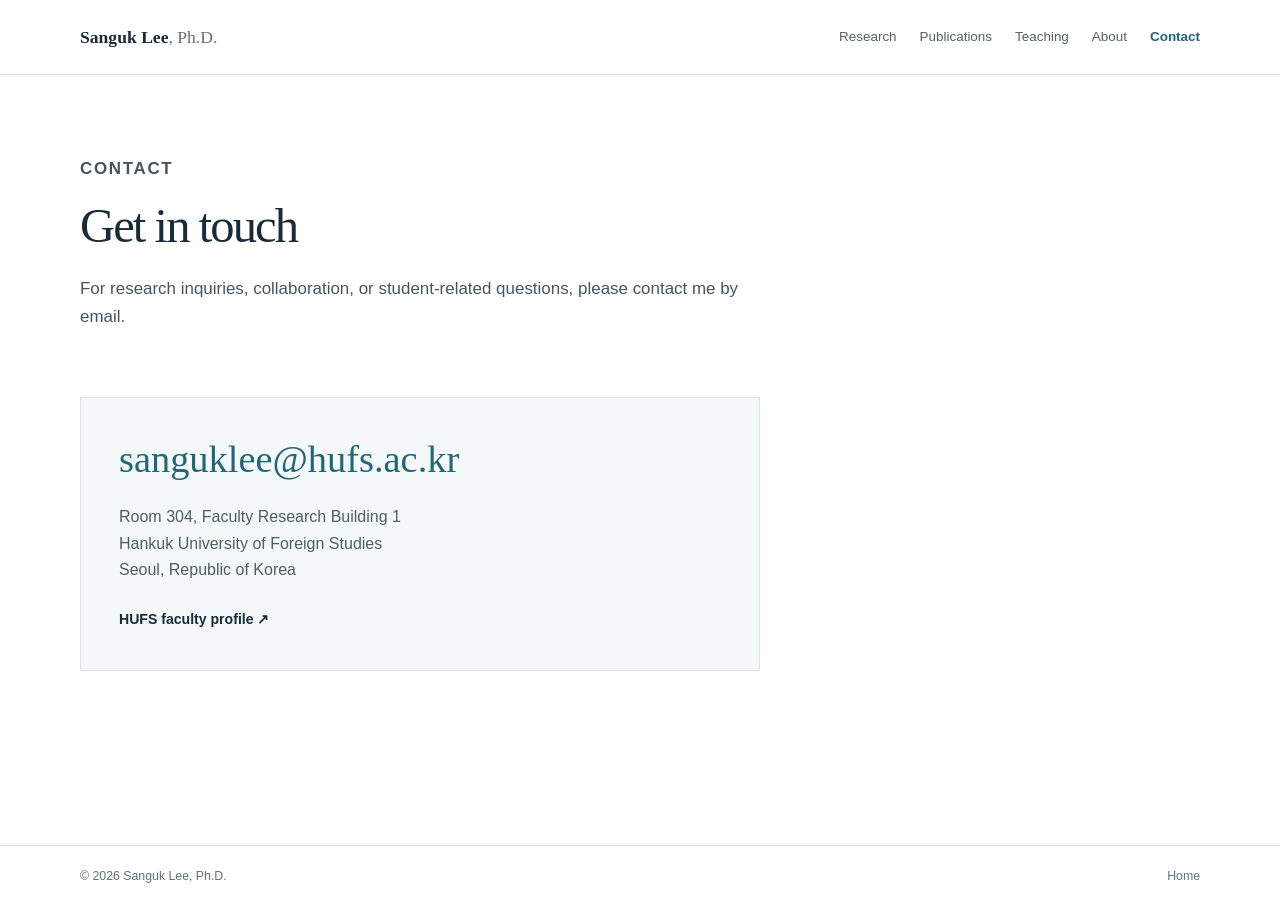
<file: contact.html>
<!doctype html>
<html lang="en"><head><meta charset="UTF-8"><meta name="viewport" content="width=device-width, initial-scale=1.0"><meta name="description" content="Contact Sanguk Lee at Hankuk University of Foreign Studies."><title>Contact | Sanguk Lee, Ph.D.</title><link rel="stylesheet" href="style.css?v=20260727-headings-v1"></head>
<body><a class="skip-link" href="#main">Skip to content</a><header class="site-header"><div class="shell nav"><a class="site-name" href="index.html">Sanguk Lee<span>, Ph.D.</span></a><nav aria-label="Primary navigation"><a href="research.html">Research</a><a href="publications.html">Publications</a><a href="teaching.html">Teaching</a><a href="about.html">About</a><a aria-current="page" href="contact.html">Contact</a></nav></div></header>
<main id="main" class="page shell"><div class="page-intro narrow"><p class="eyebrow">Contact</p><h1>Get in touch</h1><p>For research inquiries, collaboration, or student-related questions, please contact me by email.</p></div><section class="contact-card"><a href="mailto:sanguklee@hufs.ac.kr">sanguklee@hufs.ac.kr</a><p>Room 304, Faculty Research Building 1<br>Hankuk University of Foreign Studies<br>Seoul, Republic of Korea</p><a class="plain-link" href="https://commu.hufs.ac.kr/profl/commu/286/6232/artclView.do" target="_blank" rel="noopener noreferrer">HUFS faculty profile ↗</a></section></main><footer><div class="shell footer-content"><span>© 2026 Sanguk Lee, Ph.D.</span><a href="index.html">Home</a></div></footer></body></html>
</file>
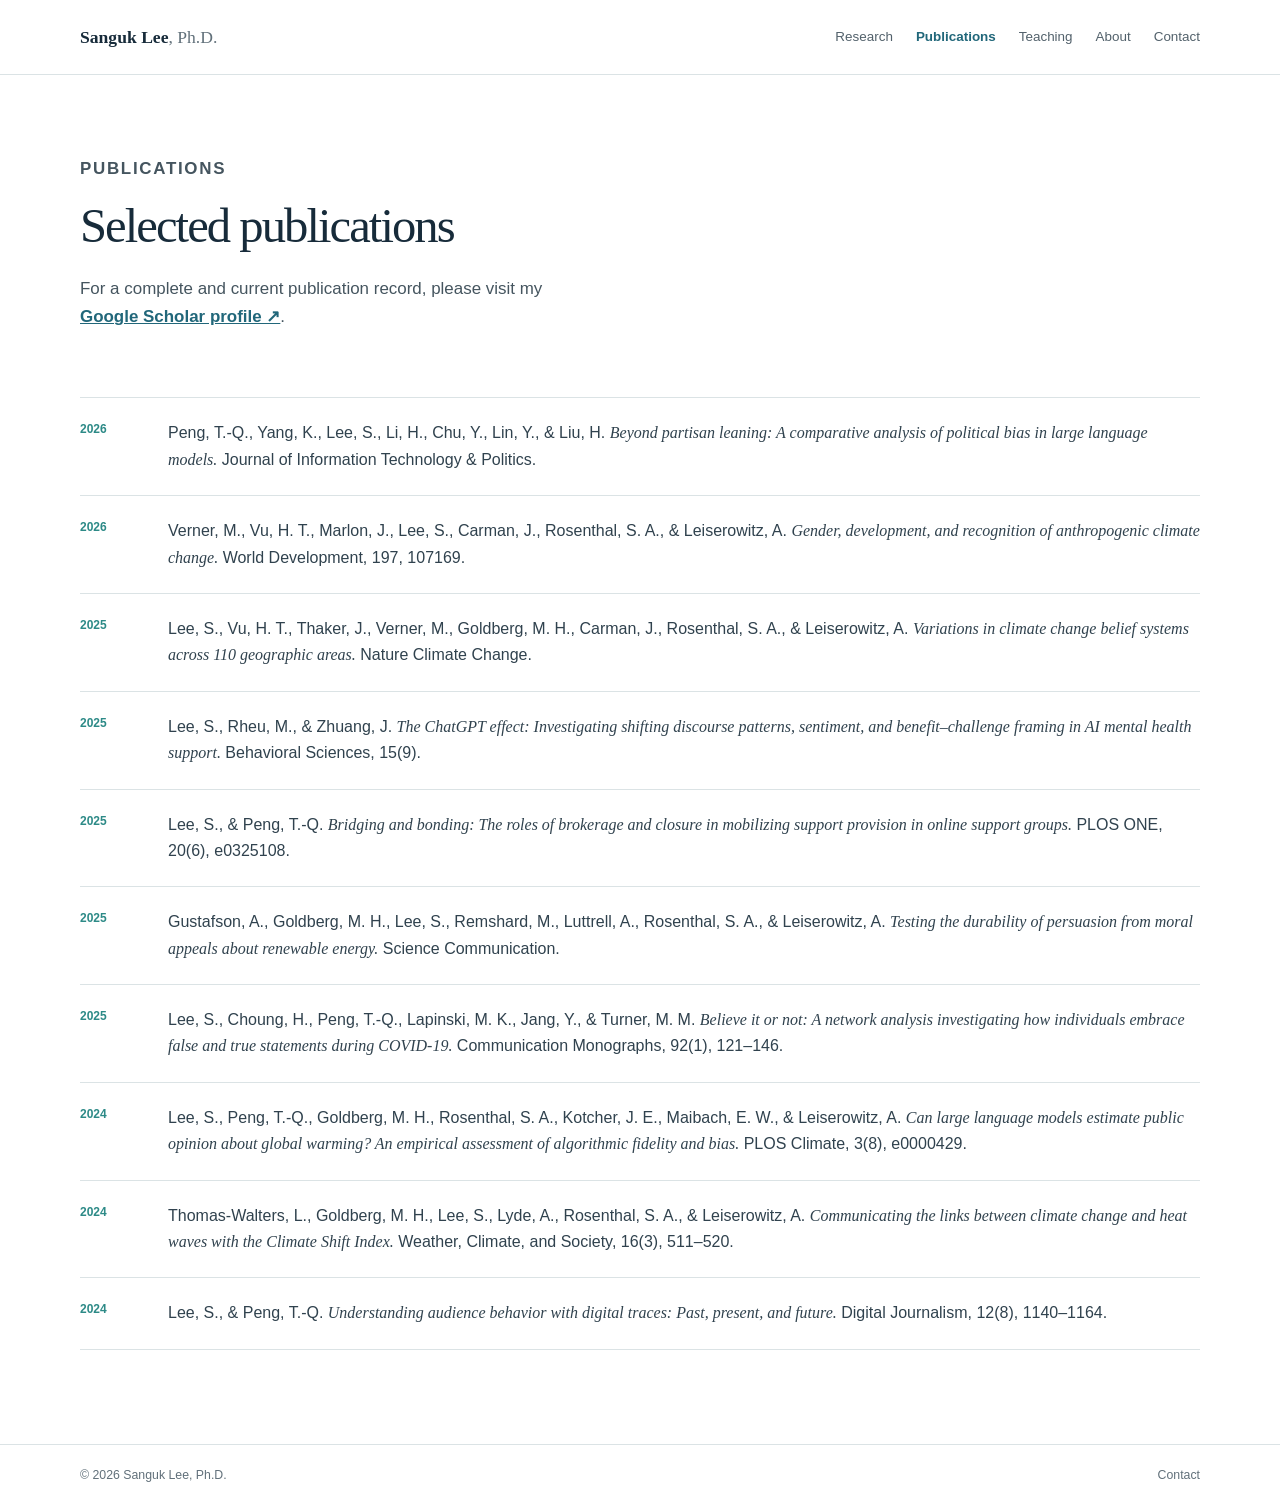
<file: publications.html>
<!doctype html>
<html lang="en"><head><meta charset="UTF-8"><meta name="viewport" content="width=device-width, initial-scale=1.0"><meta name="description" content="Selected publications by Sanguk Lee."><title>Publications | Sanguk Lee, Ph.D.</title><link rel="stylesheet" href="style.css?v=20260727-headings-v1"></head>
<body><a class="skip-link" href="#main">Skip to content</a><header class="site-header"><div class="shell nav"><a class="site-name" href="index.html">Sanguk Lee<span>, Ph.D.</span></a><nav aria-label="Primary navigation"><a href="research.html">Research</a><a aria-current="page" href="publications.html">Publications</a><a href="teaching.html">Teaching</a><a href="about.html">About</a><a href="contact.html">Contact</a></nav></div></header>
<main id="main" class="page shell"><div class="page-intro narrow"><p class="eyebrow">Publications</p><h1>Selected publications</h1><p>For a complete and current publication record, please visit my <a class="inline-link" href="https://scholar.google.com/citations?user=FVMBdAgAAAAJ&amp;hl=ko" target="_blank" rel="noopener noreferrer">Google Scholar profile ↗</a>.</p></div><ol class="full-publications"><li><span>2026</span><a href="https://doi.org/10.1080/19331681.2026.2646990" target="_blank" rel="noopener noreferrer">Peng, T.-Q., Yang, K., Lee, S., Li, H., Chu, Y., Lin, Y., &amp; Liu, H. <em>Beyond partisan leaning: A comparative analysis of political bias in large language models.</em> Journal of Information Technology &amp; Politics.</a></li><li><span>2026</span><a href="https://doi.org/10.1016/j.worlddev.2025.107169" target="_blank" rel="noopener noreferrer">Verner, M., Vu, H. T., Marlon, J., Lee, S., Carman, J., Rosenthal, S. A., &amp; Leiserowitz, A. <em>Gender, development, and recognition of anthropogenic climate change.</em> World Development, 197, 107169.</a></li><li><span>2025</span><a href="https://doi.org/10.1038/s41558-025-02410-1" target="_blank" rel="noopener noreferrer">Lee, S., Vu, H. T., Thaker, J., Verner, M., Goldberg, M. H., Carman, J., Rosenthal, S. A., &amp; Leiserowitz, A. <em>Variations in climate change belief systems across 110 geographic areas.</em> Nature Climate Change.</a></li><li><span>2025</span><a href="https://doi.org/10.3390/bs15091172" target="_blank" rel="noopener noreferrer">Lee, S., Rheu, M., &amp; Zhuang, J. <em>The ChatGPT effect: Investigating shifting discourse patterns, sentiment, and benefit–challenge framing in AI mental health support.</em> Behavioral Sciences, 15(9).</a></li><li><span>2025</span><a href="https://doi.org/10.1371/journal.pone.0325108" target="_blank" rel="noopener noreferrer">Lee, S., &amp; Peng, T.-Q. <em>Bridging and bonding: The roles of brokerage and closure in mobilizing support provision in online support groups.</em> PLOS ONE, 20(6), e0325108.</a></li><li><span>2025</span><a href="https://doi.org/10.1177/10755470241311011" target="_blank" rel="noopener noreferrer">Gustafson, A., Goldberg, M. H., Lee, S., Remshard, M., Luttrell, A., Rosenthal, S. A., &amp; Leiserowitz, A. <em>Testing the durability of persuasion from moral appeals about renewable energy.</em> Science Communication.</a></li><li><span>2025</span><a href="https://doi.org/10.1080/03637751.2024.2354252" target="_blank" rel="noopener noreferrer">Lee, S., Choung, H., Peng, T.-Q., Lapinski, M. K., Jang, Y., &amp; Turner, M. M. <em>Believe it or not: A network analysis investigating how individuals embrace false and true statements during COVID-19.</em> Communication Monographs, 92(1), 121–146.</a></li><li><span>2024</span><a href="https://doi.org/10.1371/journal.pclm.0000429" target="_blank" rel="noopener noreferrer">Lee, S., Peng, T.-Q., Goldberg, M. H., Rosenthal, S. A., Kotcher, J. E., Maibach, E. W., &amp; Leiserowitz, A. <em>Can large language models estimate public opinion about global warming? An empirical assessment of algorithmic fidelity and bias.</em> PLOS Climate, 3(8), e0000429.</a></li><li><span>2024</span><a href="https://doi.org/10.1175/WCAS-D-23-0147.1" target="_blank" rel="noopener noreferrer">Thomas-Walters, L., Goldberg, M. H., Lee, S., Lyde, A., Rosenthal, S. A., &amp; Leiserowitz, A. <em>Communicating the links between climate change and heat waves with the Climate Shift Index.</em> Weather, Climate, and Society, 16(3), 511–520.</a></li><li><span>2024</span><a href="https://doi.org/10.1080/21670811.2023.2254821" target="_blank" rel="noopener noreferrer">Lee, S., &amp; Peng, T.-Q. <em>Understanding audience behavior with digital traces: Past, present, and future.</em> Digital Journalism, 12(8), 1140–1164.</a></li></ol></main><footer><div class="shell footer-content"><span>© 2026 Sanguk Lee, Ph.D.</span><a href="contact.html">Contact</a></div></footer></body></html>
</file>
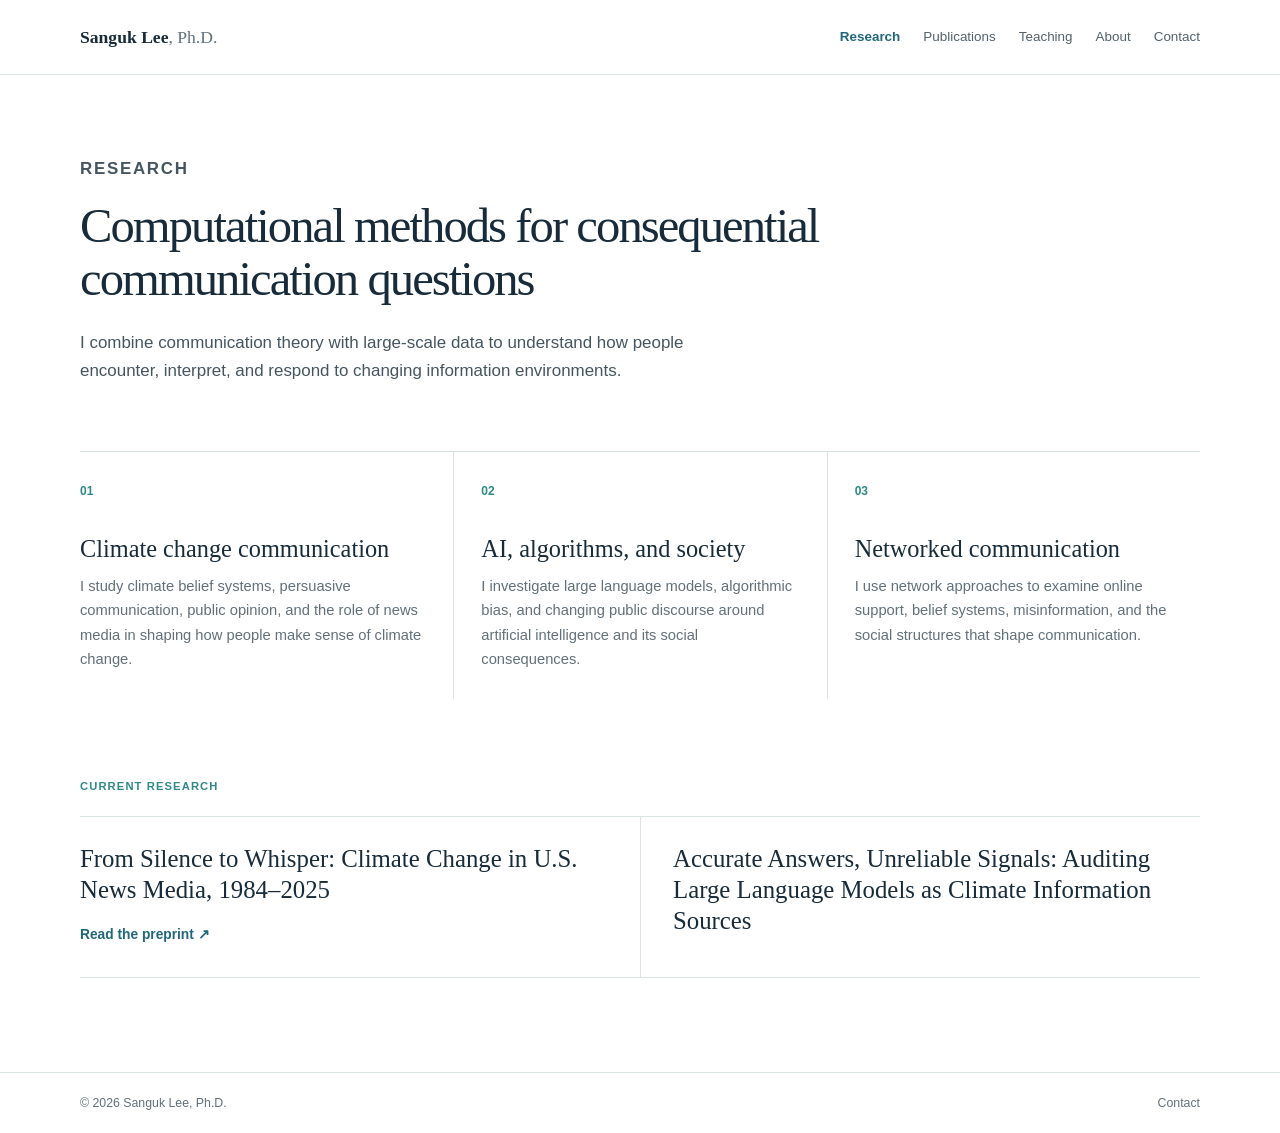
<file: research.html>
<!doctype html>
<html lang="en"><head><meta charset="UTF-8"><meta name="viewport" content="width=device-width, initial-scale=1.0"><meta name="description" content="Research by Sanguk Lee on AI, climate change communication, and computational social science."><title>Research | Sanguk Lee, Ph.D.</title><link rel="stylesheet" href="style.css?v=20260727-headings-v1"></head>
<body><a class="skip-link" href="#main">Skip to content</a><header class="site-header"><div class="shell nav"><a class="site-name" href="index.html">Sanguk Lee<span>, Ph.D.</span></a><nav aria-label="Primary navigation"><a aria-current="page" href="research.html">Research</a><a href="publications.html">Publications</a><a href="teaching.html">Teaching</a><a href="about.html">About</a><a href="contact.html">Contact</a></nav></div></header>
<main id="main" class="page shell"><div class="page-intro"><p class="eyebrow">Research</p><h1>Computational methods for consequential communication questions</h1><p>I combine communication theory with large-scale data to understand how people encounter, interpret, and respond to changing information environments.</p></div><div class="research-areas"><article><span>01</span><h2>Climate change communication</h2><p>I study climate belief systems, persuasive communication, public opinion, and the role of news media in shaping how people make sense of climate change.</p></article><article><span>02</span><h2>AI, algorithms, and society</h2><p>I investigate large language models, algorithmic bias, and changing public discourse around artificial intelligence and its social consequences.</p></article><article><span>03</span><h2>Networked communication</h2><p>I use network approaches to examine online support, belief systems, misinformation, and the social structures that shape communication.</p></article></div><section class="current-research"><p class="section-label">Current research</p><div class="project-list"><article><h2>From Silence to Whisper: Climate Change in U.S. News Media, 1984–2025</h2><a class="inline-link" href="https://osf.io/preprints/psyarxiv/8skmv_v3" target="_blank" rel="noopener noreferrer">Read the preprint ↗</a></article><article><h2>Accurate Answers, Unreliable Signals: Auditing Large Language Models as Climate Information Sources</h2></article></div></section></main><footer><div class="shell footer-content"><span>© 2026 Sanguk Lee, Ph.D.</span><a href="contact.html">Contact</a></div></footer></body></html>
</file>
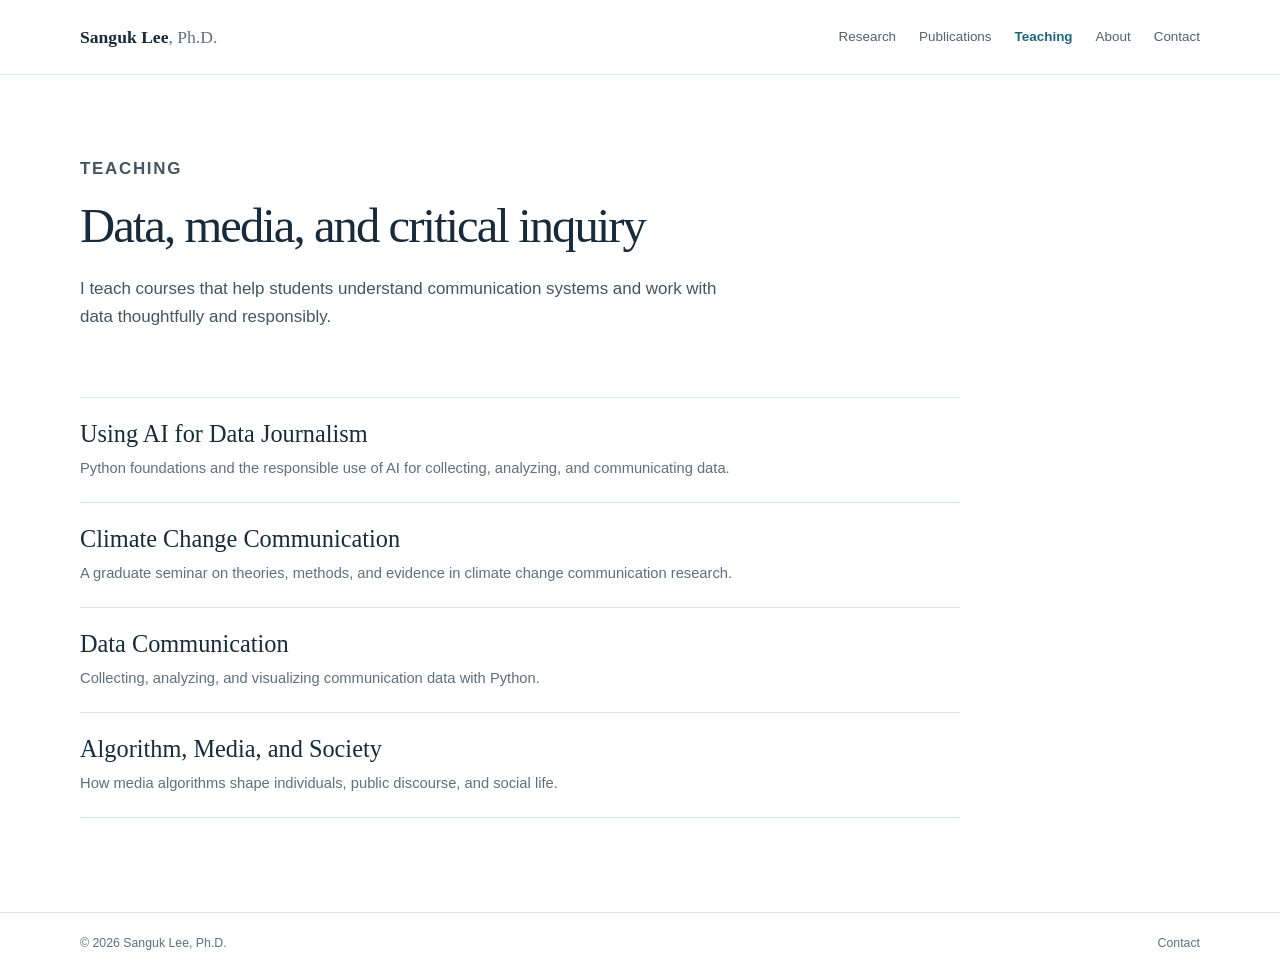
<file: teaching.html>
<!doctype html>
<html lang="en"><head><meta charset="UTF-8"><meta name="viewport" content="width=device-width, initial-scale=1.0"><meta name="description" content="Teaching by Sanguk Lee at Hankuk University of Foreign Studies."><title>Teaching | Sanguk Lee, Ph.D.</title><link rel="stylesheet" href="style.css?v=20260727-headings-v1"></head>
<body><a class="skip-link" href="#main">Skip to content</a><header class="site-header"><div class="shell nav"><a class="site-name" href="index.html">Sanguk Lee<span>, Ph.D.</span></a><nav aria-label="Primary navigation"><a href="research.html">Research</a><a href="publications.html">Publications</a><a aria-current="page" href="teaching.html">Teaching</a><a href="about.html">About</a><a href="contact.html">Contact</a></nav></div></header>
<main id="main" class="page shell"><div class="page-intro narrow"><p class="eyebrow">Teaching</p><h1>Data, media, and critical inquiry</h1><p>I teach courses that help students understand communication systems and work with data thoughtfully and responsibly.</p></div><div class="course-list large"><article><h2>Using AI for Data Journalism</h2><p>Python foundations and the responsible use of AI for collecting, analyzing, and communicating data.</p></article><article><h2>Climate Change Communication</h2><p>A graduate seminar on theories, methods, and evidence in climate change communication research.</p></article><article><h2>Data Communication</h2><p>Collecting, analyzing, and visualizing communication data with Python.</p></article><article><h2>Algorithm, Media, and Society</h2><p>How media algorithms shape individuals, public discourse, and social life.</p></article></div></main><footer><div class="shell footer-content"><span>© 2026 Sanguk Lee, Ph.D.</span><a href="contact.html">Contact</a></div></footer></body></html>
</file>
<file: style.css>
:root { --ink:#172b3a; --blue:#21677a; --teal:#2d8a87; --mint:#dfeeed; --paper:#fff; --tint:#f4f8f8; --line:#dbe3e5; --muted:#61707a; --serif:Georgia,"Times New Roman",serif; --sans:-apple-system,BlinkMacSystemFont,"Segoe UI",Arial,sans-serif; }
* { box-sizing:border-box; } html { scroll-behavior:smooth; } body { margin:0; color:var(--ink); background:var(--paper); font:16px/1.65 var(--sans); } a { color:inherit; } .shell { width:min(1120px,calc(100% - 48px)); margin:auto; }.skip-link { position:absolute; top:-50px; left:20px; padding:8px 12px; z-index:5; color:#fff; background:var(--ink); }.skip-link:focus { top:12px; }
.site-header { border-bottom:1px solid var(--line); background:#fff; }.nav { min-height:74px; display:flex; align-items:center; justify-content:space-between; gap:28px; }.site-name { font:700 1.1rem var(--serif); text-decoration:none; }.site-name span { color:var(--muted); font-weight:400; }.nav nav { display:flex; gap:23px; }.nav nav a { color:#52616b; font-size:.84rem; text-decoration:none; }.nav nav a:hover,.nav nav a[aria-current="page"] { color:var(--blue); }.nav nav a[aria-current="page"] { font-weight:700; }
.eyebrow,.section-label { margin:0; color:var(--teal); font-size:.7rem; font-weight:700; letter-spacing:.1em; text-transform:uppercase; }.home-hero { min-height:650px; display:grid; grid-template-columns:1.15fr .85fr; gap:62px; align-items:center; padding:75px 0; }.home-copy h1,.page-intro h1 { margin:17px 0 22px; font:500 clamp(2.7rem,5.4vw,4.9rem)/1.05 var(--serif); letter-spacing:-.055em; }.home-copy>p:not(.eyebrow) { max-width:600px; margin:0; color:#44545e; font-size:1.04rem; }.hero-actions { display:flex; flex-wrap:wrap; align-items:center; gap:22px; margin-top:28px; }.button { display:inline-block; padding:10px 16px; background:var(--blue); color:#fff; font-size:.88rem; font-weight:600; text-decoration:none; }.button:hover { background:var(--ink); }.plain-link { color:var(--ink); font-size:.88rem; font-weight:600; text-decoration:none; }.plain-link:hover,.inline-link:hover { color:var(--blue); text-decoration:underline; text-underline-offset:4px; }
.particle-stage { position:relative; height:415px; overflow:hidden; margin:0; background:transparent; }.particle-meta { position:absolute; z-index:2; top:14px; left:0; }.particle-heading { margin:0; color:var(--teal); font-size:.74rem; font-weight:800; letter-spacing:.12em; transition:opacity .25s ease; }.particle-controls { position:absolute; z-index:3; inset:0; pointer-events:none; }.particle-nav-button { position:absolute; top:50%; width:36px; height:36px; padding:0; transform:translateY(-50%); border:1px solid var(--line); border-radius:50%; color:var(--muted); background:rgba(255,255,255,.88); font:500 1rem/1 var(--sans); cursor:pointer; pointer-events:auto; }.particle-nav-previous { left:0; }.particle-nav-next { right:0; }.particle-nav-button:hover,.particle-nav-button:focus-visible { color:var(--teal); border-color:var(--teal); background:var(--tint); }.particle-stage canvas { position:absolute; z-index:1; inset:0; width:100%; height:100%; cursor:grab; touch-action:none; user-select:none; }.particle-stage canvas.is-dragging { cursor:grabbing; }
.home-links { padding:65px 0 78px; background:var(--tint); border-top:1px solid var(--line); }.home-links .section-label { margin-bottom:25px; }.link-grid { display:grid; grid-template-columns:repeat(4,1fr); border-top:1px solid var(--line); }.link-grid a { position:relative; min-height:212px; padding:22px 23px 22px 0; text-decoration:none; }.link-grid a+a { padding-left:23px; border-left:1px solid var(--line); }.link-grid span { color:var(--teal); font-size:.74rem; font-weight:700; }.link-grid strong { display:block; margin:24px 0 7px; font:500 1.5rem var(--serif); }.link-grid p { margin:0; color:var(--muted); font-size:.88rem; line-height:1.5; }.link-grid b { position:absolute; right:20px; bottom:18px; color:var(--blue); font-size:1.25rem; }
.page { min-height:calc(100vh - 130px); padding:80px 0 94px; }.page-intro { max-width:860px; margin-bottom:66px; }.page-intro.narrow { max-width:670px; }.page-intro h1 { max-width:850px; }.page-intro p { max-width:670px; margin:0; color:#45555f; font-size:1.06rem; }.inline-link { color:var(--blue); font-weight:700; }.research-areas { display:grid; grid-template-columns:repeat(3,1fr); border-top:1px solid var(--line); }.research-areas article { padding:25px 27px 28px 0; }.research-areas article+article { padding-left:27px; border-left:1px solid var(--line); }.research-areas span { color:var(--teal); font-size:.75rem; font-weight:700; }.research-areas h2,.course-list h2 { margin:32px 0 10px; font:500 1.52rem/1.18 var(--serif); }.research-areas p,.course-list p { margin:0; color:var(--muted); font-size:.92rem; }.current-research { margin-top:78px; }.current-research>.section-label { margin-bottom:20px; }.project-list { display:grid; grid-template-columns:repeat(2,1fr); border-top:1px solid var(--line); border-bottom:1px solid var(--line); }.project-list article { padding:27px 32px 30px 0; }.project-list article+article { padding-left:32px; border-left:1px solid var(--line); }.project-list h2 { margin:0; font:500 1.55rem/1.25 var(--serif); }.project-list .inline-link { display:inline-block; margin-top:18px; font-size:.86rem; text-decoration:none; }.project-list .inline-link:hover { text-decoration:underline; text-underline-offset:4px; }.full-publications { list-style:none; padding:0; margin:0; border-top:1px solid var(--line); }.full-publications li { display:grid; grid-template-columns:70px 1fr; gap:18px; padding:22px 0; border-bottom:1px solid var(--line); }.full-publications span { color:var(--teal); font-size:.75rem; font-weight:700; }.full-publications a { color:#30424e; text-decoration:none; }.full-publications a:hover { color:var(--blue); }.full-publications em { font-family:var(--serif); }.course-list.large { max-width:880px; }.course-list.large article { padding:22px 0; border-top:1px solid var(--line); }.course-list.large article:last-child { border-bottom:1px solid var(--line); }.course-list.large h2 { margin:0 0 7px; }.about-layout { display:grid; grid-template-columns:minmax(0,680px) 278px; justify-content:space-between; gap:clamp(48px,8vw,110px); align-items:start; }.about-layout .page-intro { margin-bottom:42px; }.bio { max-width:680px; color:#43545e; }.bio p { margin:0 0 17px; }.bio .button { margin-top:10px; }.profile-portrait { margin:35px 0 0; }.profile-portrait img { display:block; width:100%; height:auto; border:1px solid var(--line); }.contact-card { max-width:680px; padding:38px; border:1px solid var(--line); background:var(--tint); }.contact-card>a:first-child { color:var(--blue); font:500 clamp(1.55rem,3vw,2.55rem)/1.2 var(--serif); text-decoration:none; }.contact-card>a:first-child:hover { color:var(--ink); }.contact-card p { margin:22px 0; color:#4c5e68; }
.inline-link { white-space:nowrap; }
.home-copy h1,.page-intro h1 { font-size:clamp(2.25rem,3.8vw,3.25rem); line-height:1.1; letter-spacing:-.04em; }
footer { padding:20px 0; border-top:1px solid var(--line); color:var(--muted); font-size:.77rem; }.footer-content { display:flex; justify-content:space-between; } footer a { text-decoration:none; } footer a:hover { color:var(--blue); }
@media (max-width:820px) { .shell { width:min(100% - 36px,1120px); }.nav { min-height:64px; }.site-name span { display:none; }.nav nav { gap:13px; }.nav nav a { font-size:.75rem; }.nav nav a:nth-child(3) { display:none; }.home-hero { grid-template-columns:1fr; gap:34px; min-height:auto; padding:65px 0; }.home-copy h1,.page-intro h1 { font-size:clamp(2.45rem,10vw,3.6rem); }.particle-stage { height:330px; }.link-grid,.research-areas,.project-list,.about-layout { grid-template-columns:1fr; }.link-grid a,.link-grid a+a,.research-areas article,.research-areas article+article,.project-list article,.project-list article+article { min-height:auto; padding:22px 0; border-left:0; border-bottom:1px solid var(--line); }.link-grid strong { margin:13px 0 4px; }.link-grid b { right:0; bottom:17px; }.link-grid a:last-child,.research-areas article:last-child,.project-list article:last-child { border-bottom:0; }.page { padding:62px 0 75px; }.page-intro { margin-bottom:47px; }.about-layout { gap:48px; }.about-layout .page-intro { margin-bottom:38px; }.profile-portrait { width:min(278px,100%); margin:0; }.research-areas h2 { margin-top:17px; }.current-research { margin-top:55px; }.project-list h2 { font-size:1.4rem; }.full-publications li { grid-template-columns:48px 1fr; gap:12px; }.contact-card { padding:27px; }.footer-content { gap:18px; } }
@media (max-width:820px) { .home-copy h1,.page-intro h1 { font-size:clamp(2.1rem,8.7vw,3rem); } }
</file>
